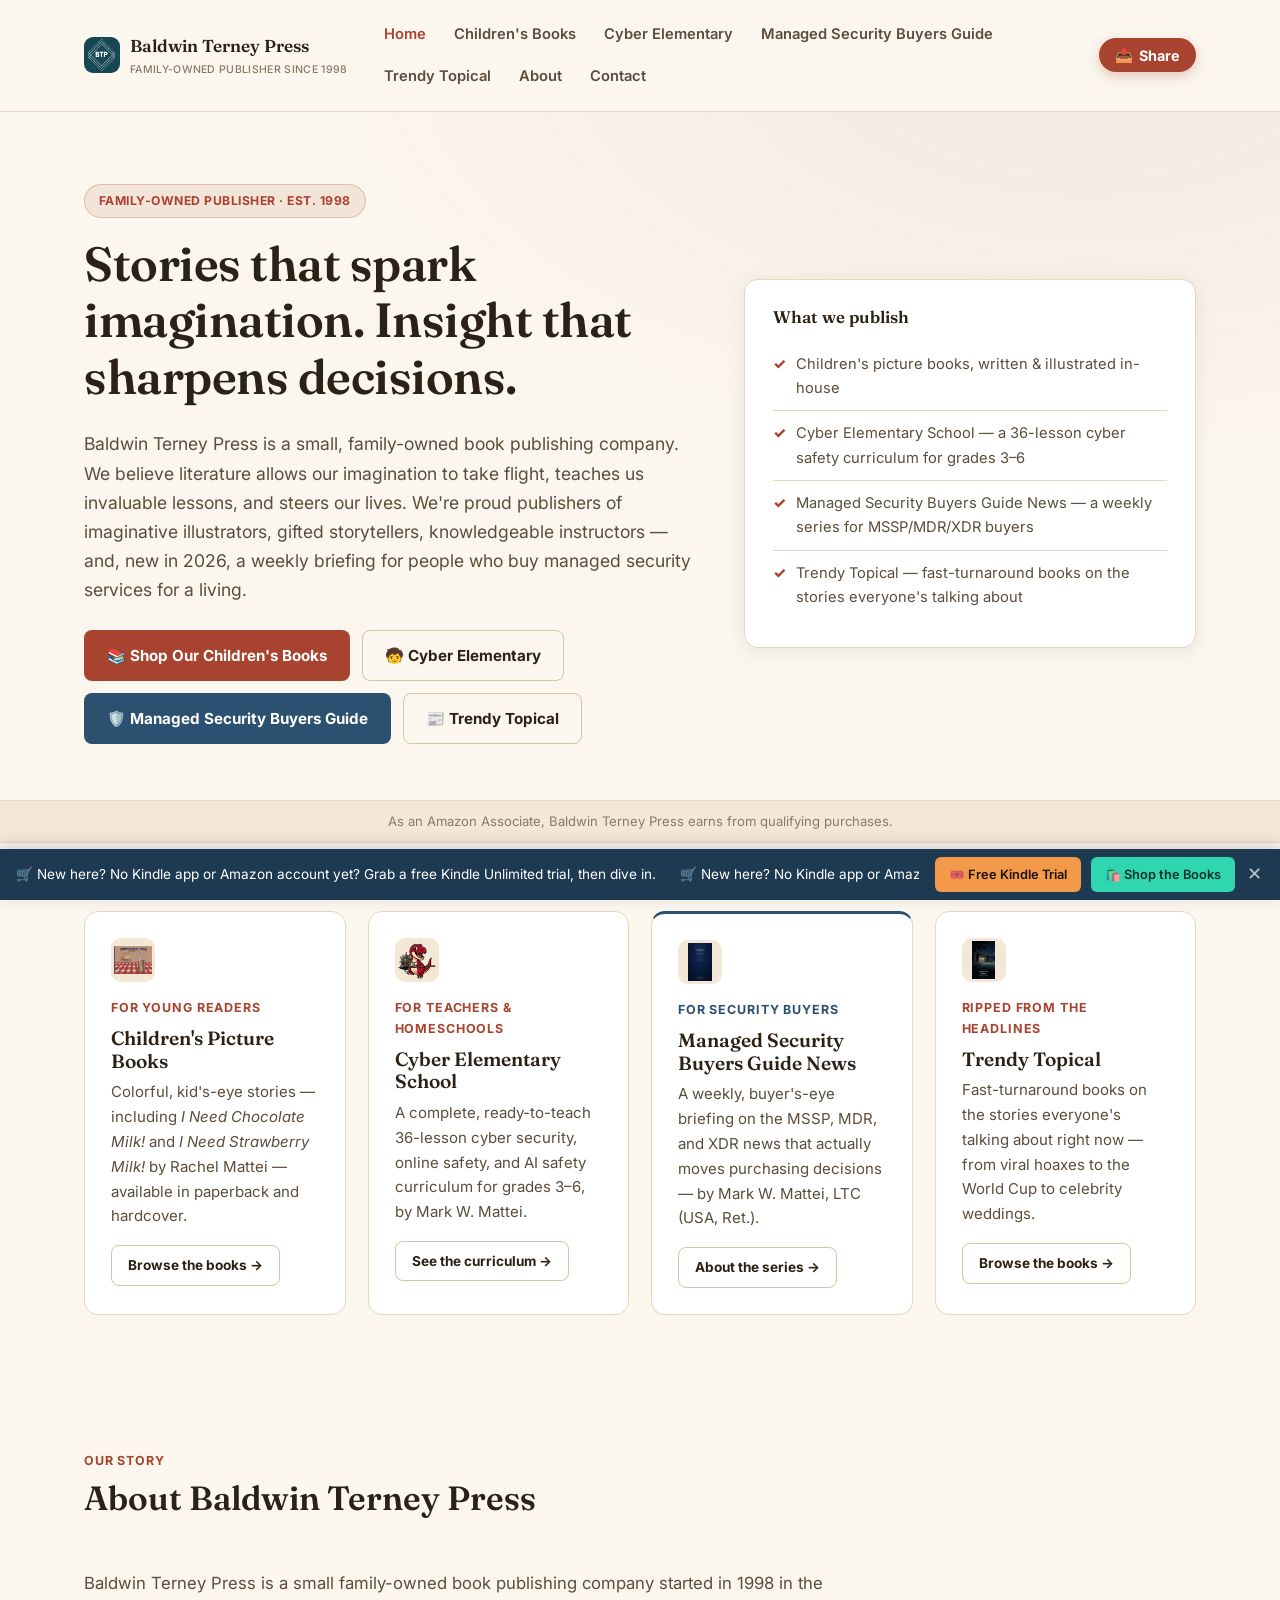
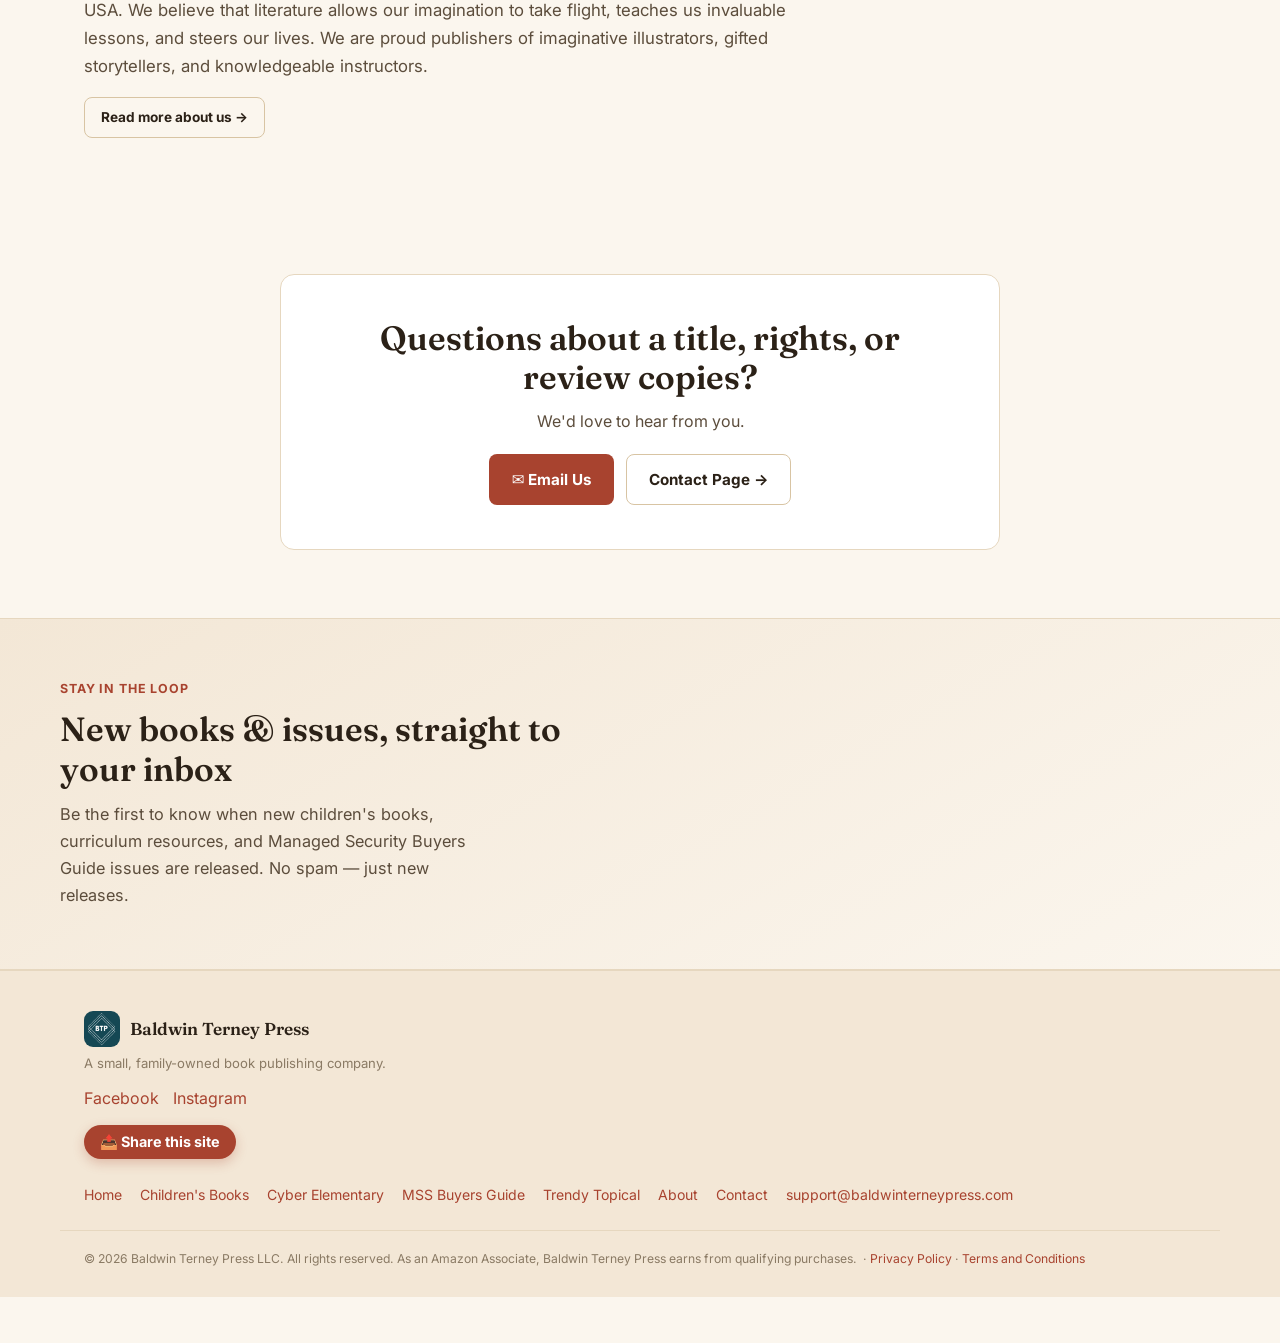
<file: index.html>
<!DOCTYPE html>
<html lang="en">
<head>
<meta charset="UTF-8" />
<meta name="viewport" content="width=device-width, initial-scale=1.0" />
<title>Baldwin Terney Press — Family-Owned Book Publisher</title>
<meta name="description" content="Baldwin Terney Press publishes children's picture books and the Managed Security Buyers Guide News series for MSSP, MDR, and XDR buyers." />
<link rel="canonical" href="https://baldwinterneypress.com/" />
<!-- SOCIAL-TAGS:START (generated by tools/add-social-tags.js) -->
<meta property="og:type" content="website" />
<meta property="og:site_name" content="Baldwin Terney Press" />
<meta property="og:title" content="Baldwin Terney Press — Family-Owned Book Publisher" />
<meta property="og:description" content="Baldwin Terney Press publishes children's picture books and the Managed Security Buyers Guide News series for MSSP, MDR, and XDR buyers." />
<meta property="og:url" content="https://baldwinterneypress.com/" />
<meta property="og:image" content="https://baldwinterneypress.com/assets/images/social/share-card.png" />
<meta property="og:image:width" content="1200" />
<meta property="og:image:height" content="630" />
<meta property="og:image:alt" content="Baldwin Terney Press — children's books, Cyber Elementary and the Managed Security Buyers Guide" />
<meta name="twitter:card" content="summary_large_image" />
<meta name="twitter:title" content="Baldwin Terney Press — Family-Owned Book Publisher" />
<meta name="twitter:description" content="Baldwin Terney Press publishes children's picture books and the Managed Security Buyers Guide News series for MSSP, MDR, and XDR buyers." />
<meta name="twitter:image" content="https://baldwinterneypress.com/assets/images/social/share-card.png" />
<!-- SOCIAL-TAGS:END -->
<link rel="icon" type="image/png" href="assets/images/brand/favicon-32.png" />
<link rel="apple-touch-icon" href="assets/images/brand/apple-touch-icon.png" />
<link rel="preconnect" href="https://fonts.googleapis.com">
<link href="https://fonts.googleapis.com/css2?family=Fraunces:wght@500;600;700&family=Inter:wght@400;500;600;700&display=swap" rel="stylesheet">
<link rel="stylesheet" href="assets/css/style.css" />
</head>
<body>
<a class="skip-link" href="#main">Skip to content</a>

<header class="site-header" id="site-header"></header>

<main id="main">

  <section class="hero">
    <div class="hero-inner">
      <div>
        <span class="hero-badge">Family-Owned Publisher · Est. 1998</span>
        <h1>Stories that spark imagination. Insight that sharpens decisions.</h1>
        <p class="lead">
          Baldwin Terney Press is a small, family-owned book publishing company.
          We believe literature allows our imagination to take flight, teaches us
          invaluable lessons, and steers our lives. We're proud publishers of
          imaginative illustrators, gifted storytellers, knowledgeable instructors —
          and, new in 2026, a weekly briefing for people who buy managed security
          services for a living.
        </p>
        <div class="hero-cta">
          <a class="btn btn-primary" href="books.html">📚 Shop Our Children's Books</a>
          <a class="btn btn-outline" href="cyber-elementary.html">🧒 Cyber Elementary</a>
          <a class="btn btn-biz" href="managed-security-buyers.html">🛡️ Managed Security Buyers Guide</a>
          <a class="btn btn-outline" href="trendy-topical.html">📰 Trendy Topical</a>
        </div>
      </div>
      <div class="hero-panel">
        <h3>What we publish</h3>
        <ul>
          <li>Children's picture books, written &amp; illustrated in-house</li>
          <li>Cyber Elementary School — a 36-lesson cyber safety curriculum for grades 3–6</li>
          <li>Managed Security Buyers Guide News — a weekly series for MSSP/MDR/XDR buyers</li>
          <li>Trendy Topical — fast-turnaround books on the stories everyone's talking about</li>
        </ul>
      </div>
    </div>
  </section>

  <div class="disclosure-banner">As an Amazon Associate, Baldwin Terney Press earns from qualifying purchases.</div>

  <!-- Four lines of business, side by side -->
  <section class="section">
    <div class="grid-4">

      <div class="card">
        <div class="icon icon-img"><img src="assets/images/books/i-need-chocolate-milk-cover.jpg" alt="" onerror="this.parentElement.outerHTML='<div class=&quot;icon&quot;>📖</div>'" /></div>
        <div class="eyebrow">For Young Readers</div>
        <h3>Children's Picture Books</h3>
        <p>Colorful, kid's-eye stories — including <em>I Need Chocolate Milk!</em> and <em>I Need Strawberry Milk!</em> by Rachel Mattei — available in paperback and hardcover.</p>
        <div class="card-actions" style="margin-top:16px;">
          <a class="btn btn-outline btn-sm" href="books.html">Browse the books →</a>
        </div>
      </div>

      <div class="card">
        <div class="icon icon-img"><img src="assets/images/mascot/choco.png" alt="" onerror="this.parentElement.outerHTML='<div class=&quot;icon&quot;>🧒</div>'" /></div>
        <div class="eyebrow">For Teachers &amp; Homeschools</div>
        <h3>Cyber Elementary School</h3>
        <p>A complete, ready-to-teach 36-lesson cyber security, online safety, and AI safety curriculum for grades 3–6, by Mark W. Mattei.</p>
        <div class="card-actions" style="margin-top:16px;">
          <a class="btn btn-outline btn-sm" href="cyber-elementary.html">See the curriculum →</a>
        </div>
      </div>

      <div class="card" style="border-top:3px solid var(--biz);">
        <div class="icon icon-img"><img src="assets/images/books/msbg-news-issue-1-cover.jpg" alt="" onerror="this.parentElement.outerHTML='<div class=&quot;icon&quot; style=&quot;background:var(--biz-dim);&quot;>🛡️</div>'" /></div>
        <div class="eyebrow biz">For Security Buyers</div>
        <h3>Managed Security Buyers Guide News</h3>
        <p>A weekly, buyer's-eye briefing on the MSSP, MDR, and XDR news that actually moves purchasing decisions — by Mark W. Mattei, LTC (USA, Ret.).</p>
        <div class="card-actions" style="margin-top:16px;">
          <a class="btn btn-outline btn-sm" href="managed-security-buyers.html">About the series →</a>
        </div>
      </div>

      <div class="card">
        <div class="icon icon-img"><img src="assets/images/books/manufactured-monsters-cover.jpg" alt="" onerror="this.parentElement.outerHTML='<div class=&quot;icon&quot;>📰</div>'" /></div>
        <div class="eyebrow">Ripped From the Headlines</div>
        <h3>Trendy Topical</h3>
        <p>Fast-turnaround books on the stories everyone's talking about right now — from viral hoaxes to the World Cup to celebrity weddings.</p>
        <div class="card-actions" style="margin-top:16px;">
          <a class="btn btn-outline btn-sm" href="trendy-topical.html">Browse the books →</a>
        </div>
      </div>

    </div>
  </section>

  <!-- About Us -->
  <section class="section">
    <div class="section-head">
      <div>
        <div class="eyebrow">Our Story</div>
        <h2>About Baldwin Terney Press</h2>
      </div>
    </div>
    <p style="max-width:70ch; font-size:1.05rem;">
      Baldwin Terney Press is a small family-owned book publishing company started in 1998
      in the USA. We believe that literature allows our imagination to take flight, teaches
      us invaluable lessons, and steers our lives. We are proud publishers of imaginative
      illustrators, gifted storytellers, and knowledgeable instructors.
    </p>
    <a class="btn btn-outline btn-sm" href="about.html">Read more about us →</a>
  </section>

  <!-- Contact -->
  <section class="section" id="contact">
    <div class="contact-box">
      <h2>Questions about a title, rights, or review copies?</h2>
      <p>We'd love to hear from you.</p>
      <div class="contact-methods">
        <a class="btn btn-primary" data-contact-email="href" href="#">✉️ Email Us</a>
        <a class="btn btn-outline" href="contact.html">Contact Page →</a>
      </div>
    </div>
  </section>

</main>

<footer class="site-footer" id="site-footer"></footer>

<script src="assets/js/config.js"></script>
<script src="assets/js/main.js"></script>
</body>
</html>
</file>
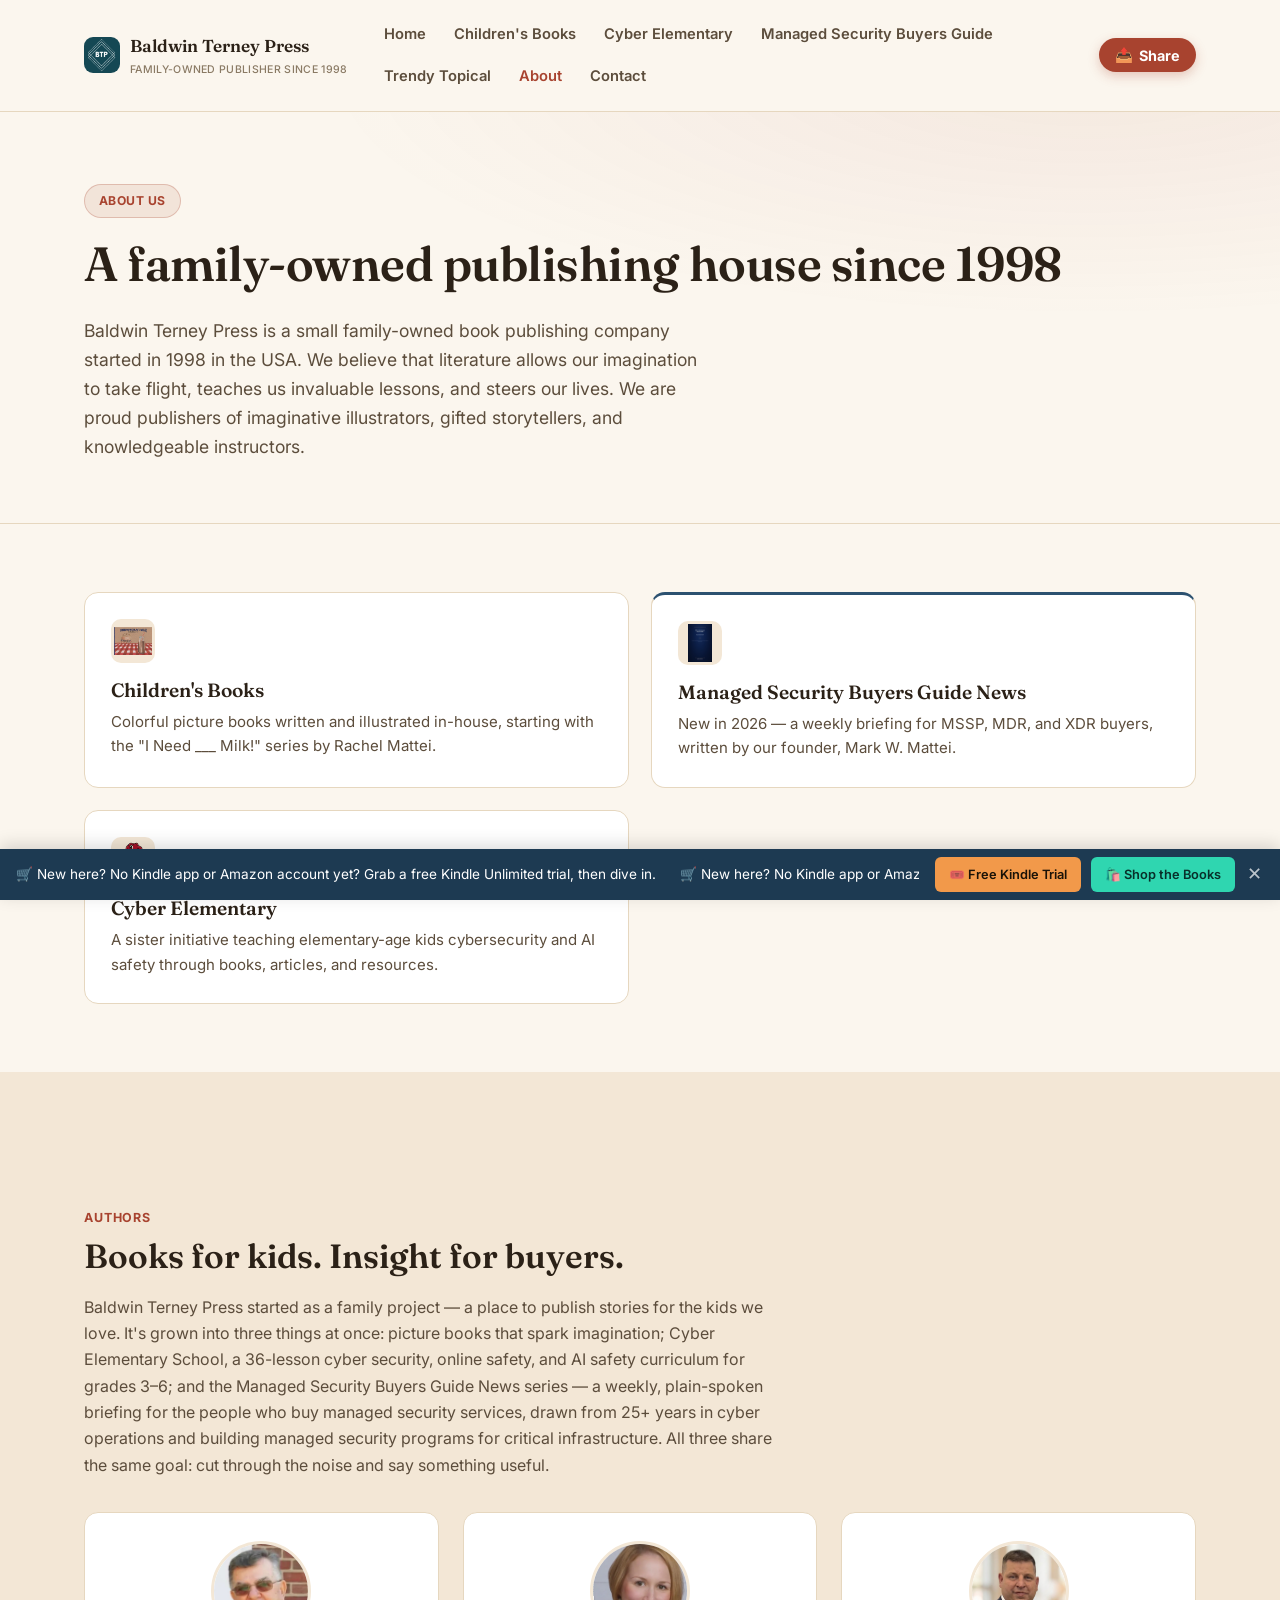
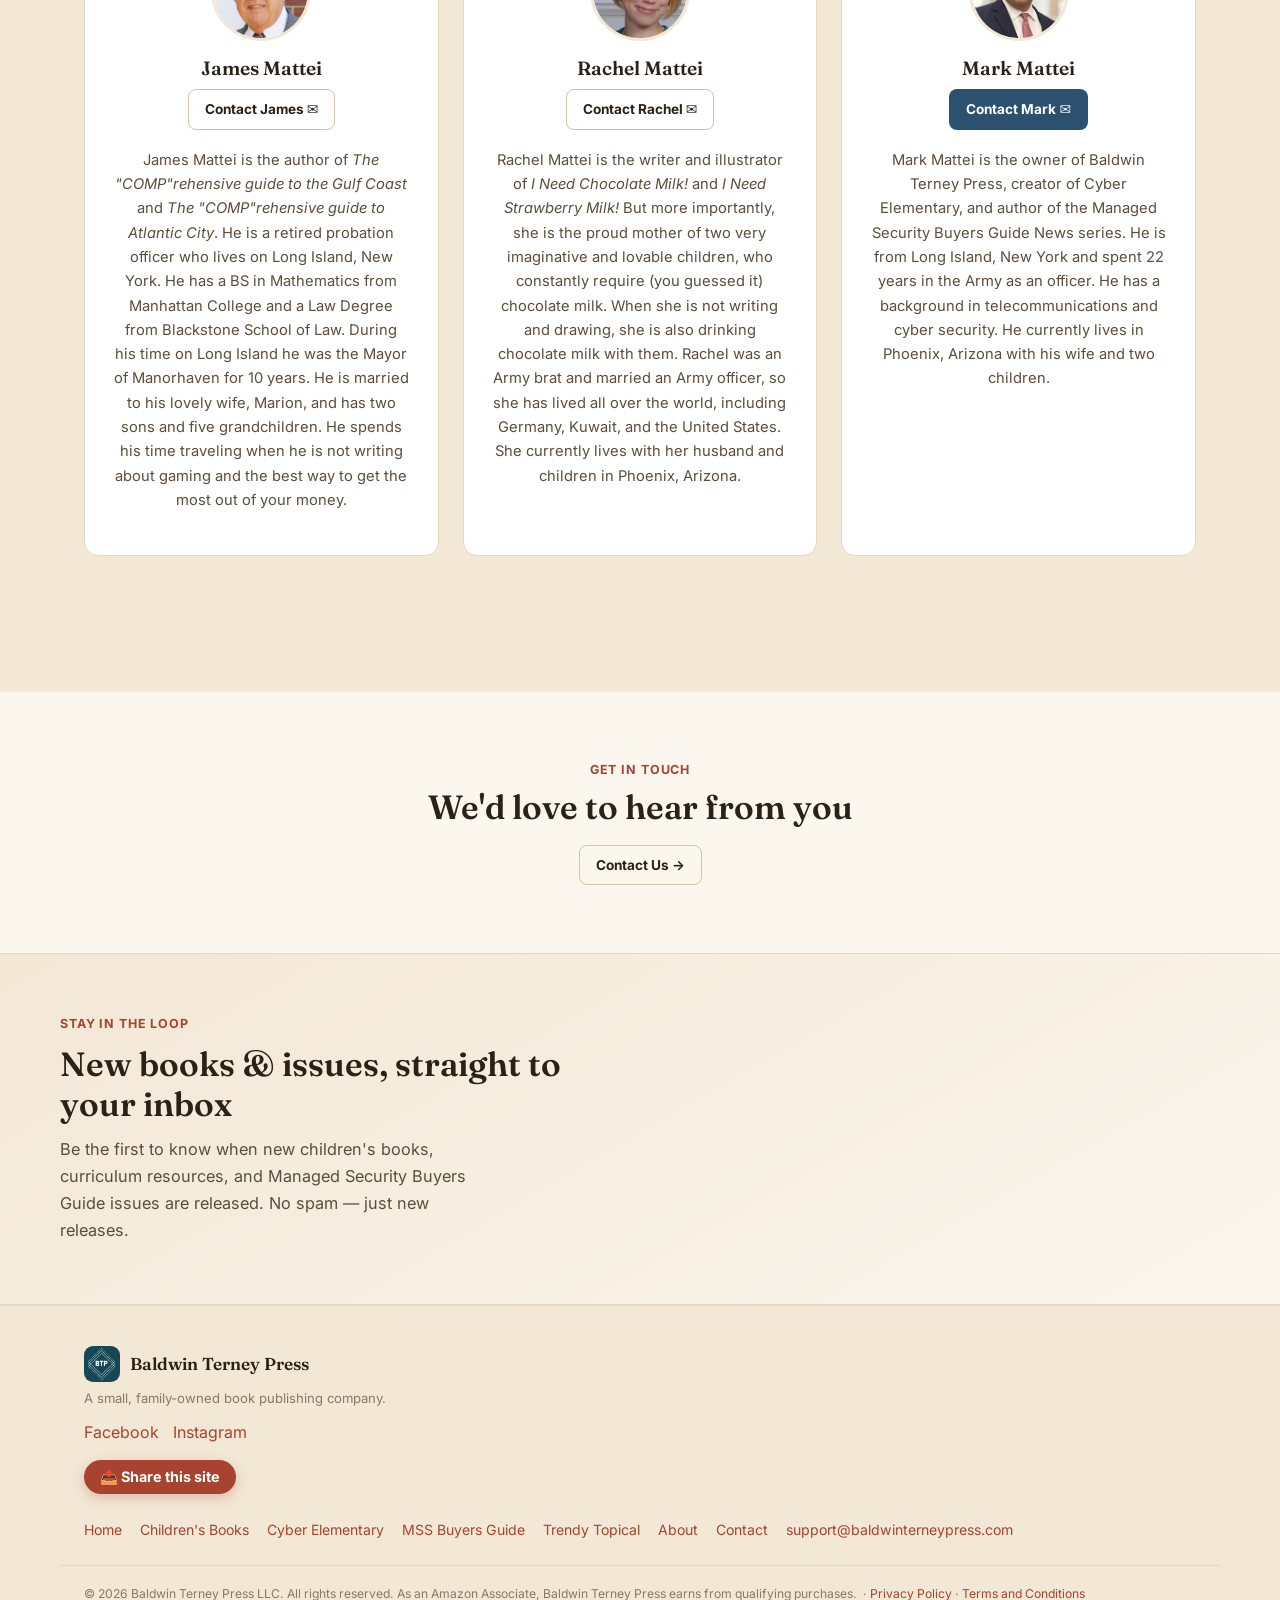
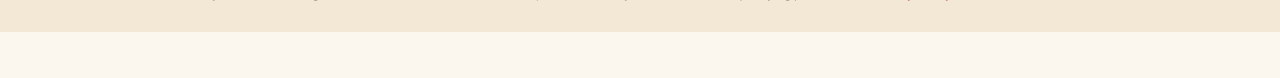
<file: about.html>
<!DOCTYPE html>
<html lang="en">
<head>
<meta charset="UTF-8" />
<meta name="viewport" content="width=device-width, initial-scale=1.0" />
<title>About — Baldwin Terney Press</title>
<meta name="description" content="Baldwin Terney Press is a small, family-owned book publishing company based in Mesa, Arizona." />
<link rel="canonical" href="https://baldwinterneypress.com/about.html" />
<!-- SOCIAL-TAGS:START (generated by tools/add-social-tags.js) -->
<meta property="og:type" content="website" />
<meta property="og:site_name" content="Baldwin Terney Press" />
<meta property="og:title" content="About — Baldwin Terney Press" />
<meta property="og:description" content="Baldwin Terney Press is a small, family-owned book publishing company based in Mesa, Arizona." />
<meta property="og:url" content="https://baldwinterneypress.com/about.html" />
<meta property="og:image" content="https://baldwinterneypress.com/assets/images/social/share-card.png" />
<meta property="og:image:width" content="1200" />
<meta property="og:image:height" content="630" />
<meta property="og:image:alt" content="Baldwin Terney Press — children's books, Cyber Elementary and the Managed Security Buyers Guide" />
<meta name="twitter:card" content="summary_large_image" />
<meta name="twitter:title" content="About — Baldwin Terney Press" />
<meta name="twitter:description" content="Baldwin Terney Press is a small, family-owned book publishing company based in Mesa, Arizona." />
<meta name="twitter:image" content="https://baldwinterneypress.com/assets/images/social/share-card.png" />
<!-- SOCIAL-TAGS:END -->
<link rel="icon" type="image/png" href="assets/images/brand/favicon-32.png" />
<link rel="apple-touch-icon" href="assets/images/brand/apple-touch-icon.png" />
<link rel="preconnect" href="https://fonts.googleapis.com">
<link href="https://fonts.googleapis.com/css2?family=Fraunces:wght@500;600;700&family=Inter:wght@400;500;600;700&display=swap" rel="stylesheet">
<link rel="stylesheet" href="assets/css/style.css" />
</head>
<body>
<a class="skip-link" href="#main">Skip to content</a>
<header class="site-header" id="site-header"></header>

<main id="main">

  <section class="hero" style="padding-bottom:44px;">
    <div class="wrap">
      <span class="hero-badge">About Us</span>
      <h1>A family-owned publishing house since 1998</h1>
      <p class="lead">
        Baldwin Terney Press is a small family-owned book publishing company started in
        1998 in the USA. We believe that literature allows our imagination to take
        flight, teaches us invaluable lessons, and steers our lives. We are proud
        publishers of imaginative illustrators, gifted storytellers, and knowledgeable
        instructors.
      </p>
    </div>
  </section>

  <section class="section">
    <div class="grid-2">
      <div class="card">
        <div class="icon icon-img"><img src="assets/images/books/i-need-chocolate-milk-cover.jpg" alt="" onerror="this.parentElement.outerHTML='<div class=&quot;icon&quot;>📖</div>'" /></div>
        <h3>Children's Books</h3>
        <p>Colorful picture books written and illustrated in-house, starting with the "I Need ___ Milk!" series by Rachel Mattei.</p>
      </div>
      <div class="card" style="border-top:3px solid var(--biz);">
        <div class="icon icon-img"><img src="assets/images/books/msbg-news-issue-1-cover.jpg" alt="" onerror="this.parentElement.outerHTML='<div class=&quot;icon&quot; style=&quot;background:var(--biz-dim);&quot;>🛡️</div>'" /></div>
        <h3>Managed Security Buyers Guide News</h3>
        <p>New in 2026 — a weekly briefing for MSSP, MDR, and XDR buyers, written by our founder, Mark W. Mattei.</p>
      </div>
      <div class="card">
        <div class="icon icon-img"><img src="assets/images/mascot/choco.png" alt="" onerror="this.parentElement.outerHTML='<div class=&quot;icon&quot;>🧒</div>'" /></div>
        <h3>Cyber Elementary</h3>
        <p>A sister initiative teaching elementary-age kids cybersecurity and AI safety through books, articles, and resources.</p>
      </div>
    </div>
  </section>

  <!-- Founder note -->
  <section class="section alt">
    <div class="wrap">
      <div class="section-head">
        <div>
          <div class="eyebrow">Authors</div>
          <h2>Books for kids. Insight for buyers.</h2>
          <p style="max-width:70ch;">
            Baldwin Terney Press started as a family project — a place to publish stories
            for the kids we love. It's grown into three things at once: picture books that
            spark imagination; Cyber Elementary School, a 36-lesson cyber security, online
            safety, and AI safety curriculum for grades 3–6; and the Managed Security
            Buyers Guide News series — a weekly, plain-spoken briefing for the people who
            buy managed security services, drawn from 25+ years in cyber operations and
            building managed security programs for critical infrastructure. All three
            share the same goal: cut through the noise and say something useful.
          </p>
        </div>
      </div>

      <div class="author-grid">
        <div class="bio-card">
          <div class="bio-avatar"><img src="assets/images/site/james-mattei-headshot.jpg" alt="James Mattei" onerror="this.parentElement.outerHTML='<div class=&quot;bio-avatar&quot; style=&quot;display:flex;align-items:center;justify-content:center;font-size:2rem;background:var(--bg-alt);&quot;>🖋️</div>'" /></div>
          <h3>James Mattei</h3>
          <a class="btn btn-outline btn-sm" href="mailto:james@baldwinterneypress.com" style="margin-bottom:12px;">Contact James ✉</a>
          <p>James Mattei is the author of <em>The "COMP"rehensive guide to the Gulf Coast</em> and <em>The "COMP"rehensive guide to Atlantic City</em>. He is a retired probation officer who lives on Long Island, New York. He has a BS in Mathematics from Manhattan College and a Law Degree from Blackstone School of Law. During his time on Long Island he was the Mayor of Manorhaven for 10 years. He is married to his lovely wife, Marion, and has two sons and five grandchildren. He spends his time traveling when he is not writing about gaming and the best way to get the most out of your money.</p>
        </div>
        <div class="bio-card">
          <div class="bio-avatar"><img src="assets/images/site/rachel-mattei-headshot.jpg" alt="Rachel Mattei" onerror="this.parentElement.outerHTML='<div class=&quot;bio-avatar&quot; style=&quot;display:flex;align-items:center;justify-content:center;font-size:2rem;background:var(--bg-alt);&quot;>🖋️</div>'" /></div>
          <h3>Rachel Mattei</h3>
          <a class="btn btn-outline btn-sm" href="mailto:rachel@baldwinterneypress.com" style="margin-bottom:12px;">Contact Rachel ✉</a>
          <p>Rachel Mattei is the writer and illustrator of <em>I Need Chocolate Milk!</em> and <em>I Need Strawberry Milk!</em> But more importantly, she is the proud mother of two very imaginative and lovable children, who constantly require (you guessed it) chocolate milk. When she is not writing and drawing, she is also drinking chocolate milk with them. Rachel was an Army brat and married an Army officer, so she has lived all over the world, including Germany, Kuwait, and the United States. She currently lives with her husband and children in Phoenix, Arizona.</p>
        </div>
        <div class="bio-card">
          <div class="bio-avatar"><img src="assets/images/site/mark-mattei-headshot.jpg" alt="Mark W. Mattei" onerror="this.parentElement.outerHTML='<div class=&quot;bio-avatar&quot; style=&quot;display:flex;align-items:center;justify-content:center;font-size:2rem;background:var(--bg-alt);&quot;>🖋️</div>'" /></div>
          <h3>Mark Mattei</h3>
          <a class="btn btn-biz btn-sm" href="mailto:mark@baldwinterneypress.com" style="margin-bottom:12px;">Contact Mark ✉</a>
          <p>Mark Mattei is the owner of Baldwin Terney Press, creator of Cyber Elementary, and author of the Managed Security Buyers Guide News series. He is from Long Island, New York and spent 22 years in the Army as an officer. He has a background in telecommunications and cyber security. He currently lives in Phoenix, Arizona with his wife and two children.</p>
        </div>
      </div>
    </div>
  </section>

  <section class="section text-center">
    <div class="eyebrow">Get In Touch</div>
    <h2>We'd love to hear from you</h2>
    <a class="btn btn-outline btn-sm" href="contact.html">Contact Us →</a>
  </section>

</main>

<footer class="site-footer" id="site-footer"></footer>

<script src="assets/js/config.js"></script>
<script src="assets/js/main.js"></script>
</body>
</html>
</file>
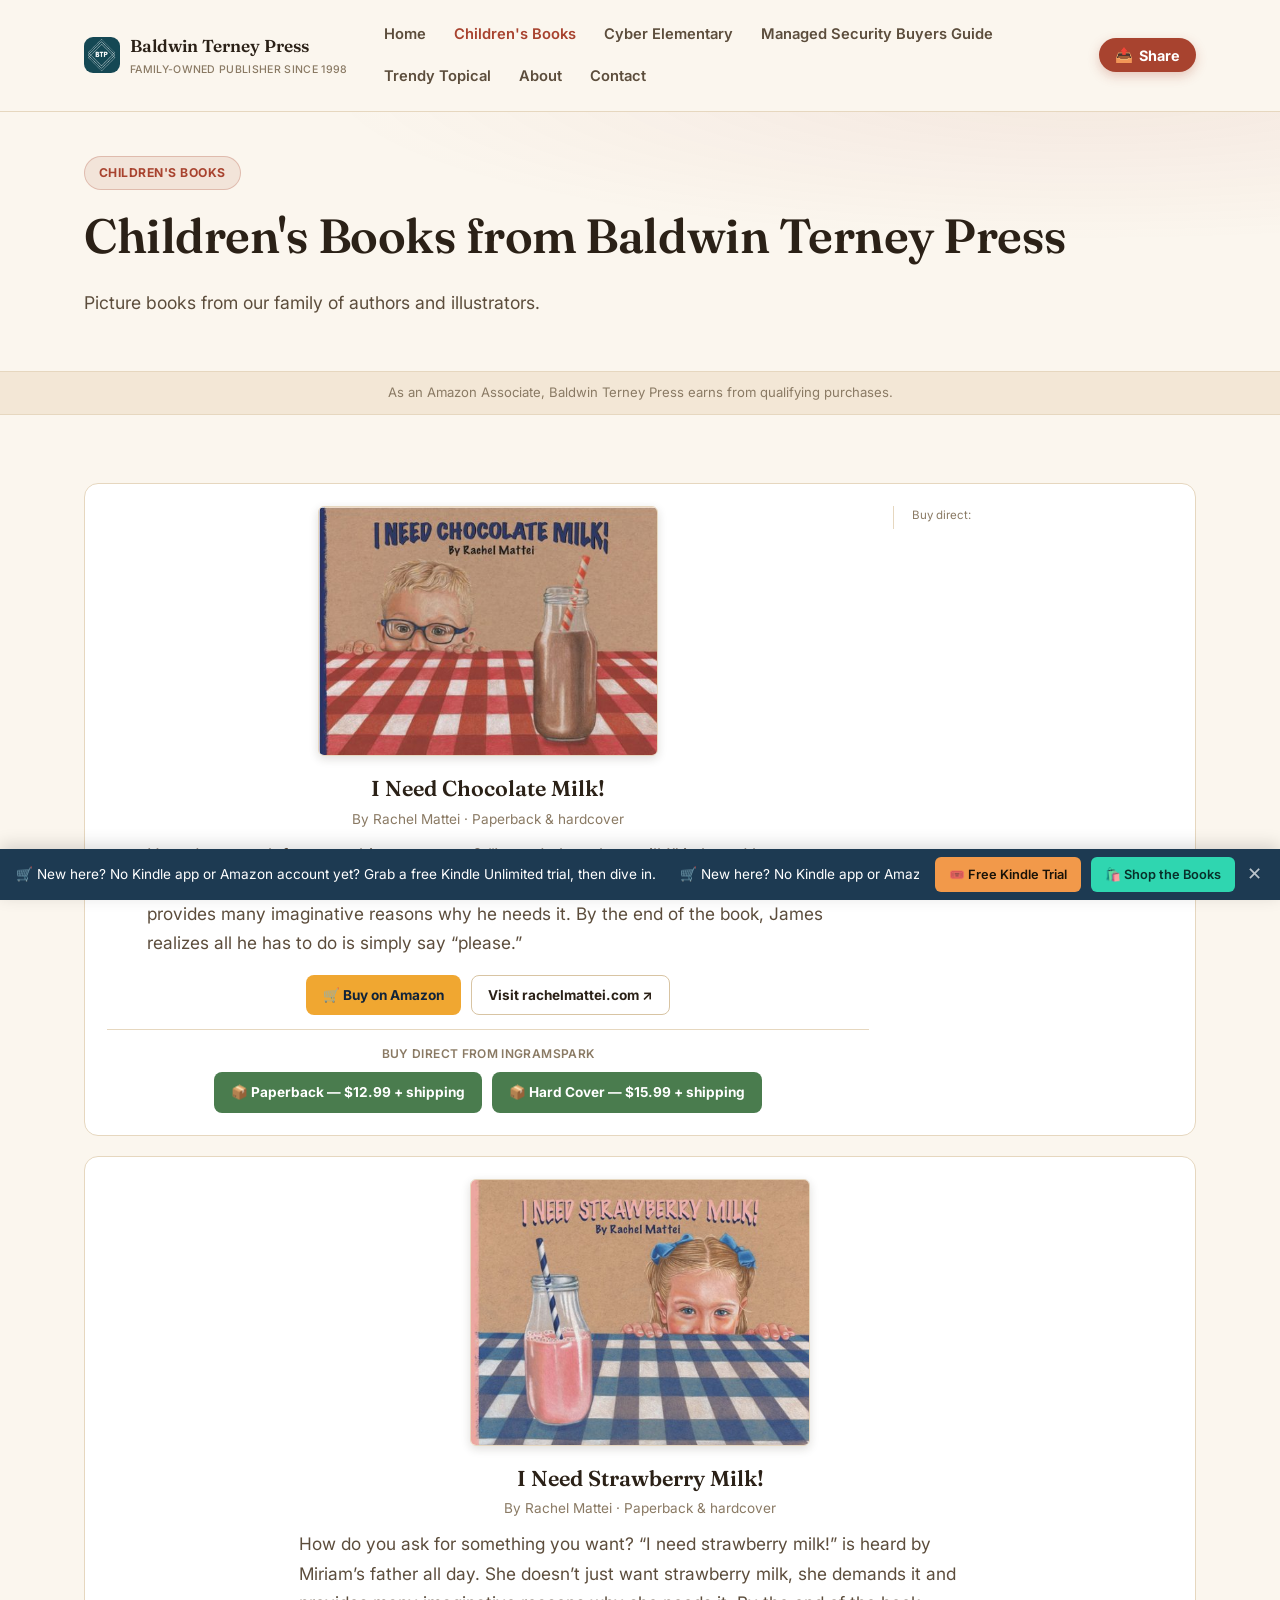
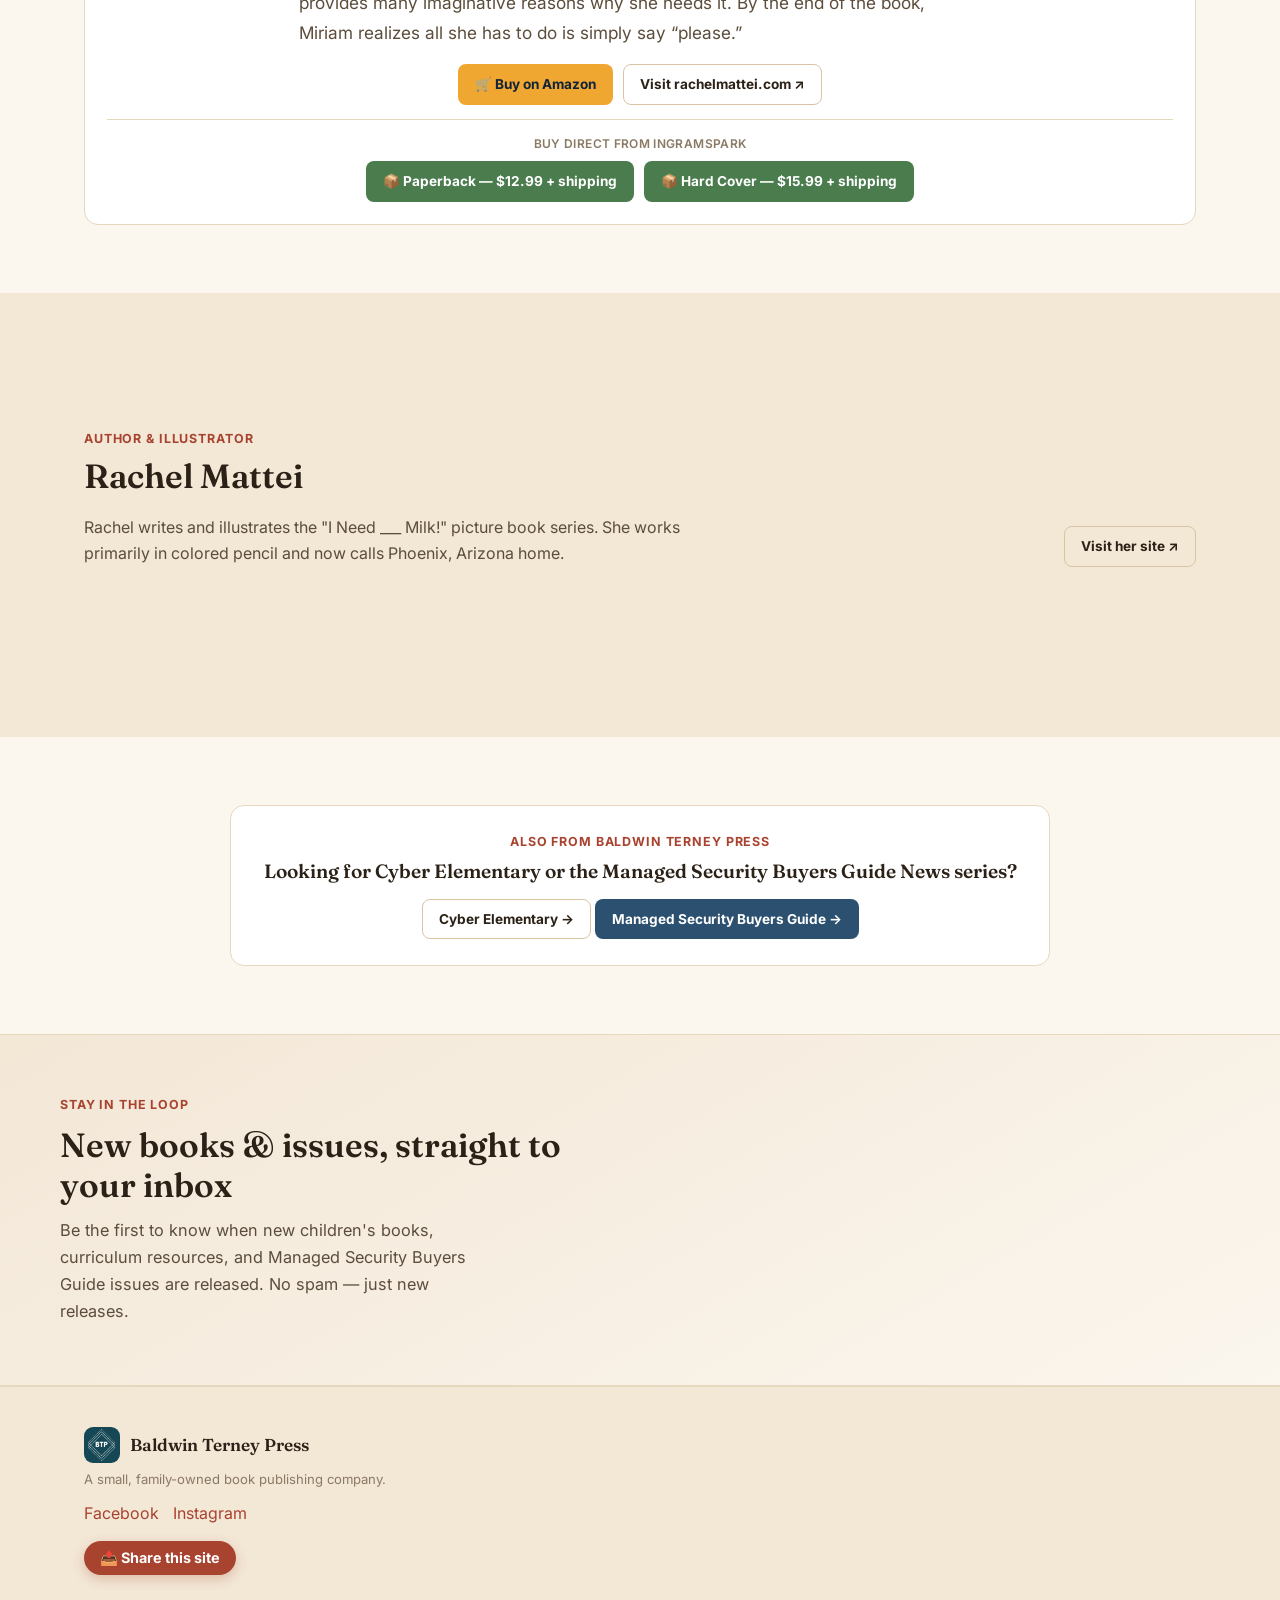
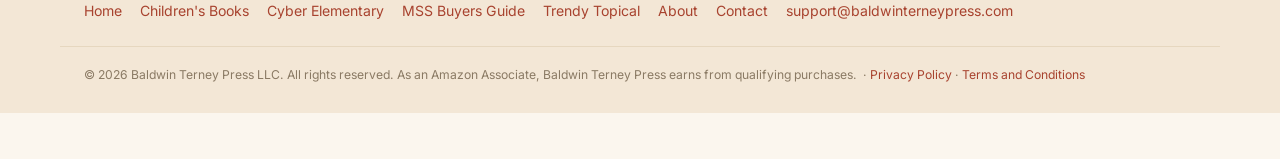
<file: books.html>
<!DOCTYPE html>
<html lang="en">
<head>
<meta charset="UTF-8" />
<meta name="viewport" content="width=device-width, initial-scale=1.0" />
<title>Children's Books — Baldwin Terney Press</title>
<meta name="description" content="Children's picture books from Baldwin Terney Press, with links to buy on Amazon." />
<link rel="canonical" href="https://baldwinterneypress.com/books.html" />
<!-- SOCIAL-TAGS:START (generated by tools/add-social-tags.js) -->
<meta property="og:type" content="website" />
<meta property="og:site_name" content="Baldwin Terney Press" />
<meta property="og:title" content="Children's Books — Baldwin Terney Press" />
<meta property="og:description" content="Children's picture books from Baldwin Terney Press, with links to buy on Amazon." />
<meta property="og:url" content="https://baldwinterneypress.com/books.html" />
<meta property="og:image" content="https://baldwinterneypress.com/assets/images/social/share-card.png" />
<meta property="og:image:width" content="1200" />
<meta property="og:image:height" content="630" />
<meta property="og:image:alt" content="Baldwin Terney Press — children's books, Cyber Elementary and the Managed Security Buyers Guide" />
<meta name="twitter:card" content="summary_large_image" />
<meta name="twitter:title" content="Children's Books — Baldwin Terney Press" />
<meta name="twitter:description" content="Children's picture books from Baldwin Terney Press, with links to buy on Amazon." />
<meta name="twitter:image" content="https://baldwinterneypress.com/assets/images/social/share-card.png" />
<!-- SOCIAL-TAGS:END -->
<link rel="icon" type="image/png" href="assets/images/brand/favicon-32.png" />
<link rel="apple-touch-icon" href="assets/images/brand/apple-touch-icon.png" />
<link rel="preconnect" href="https://fonts.googleapis.com">
<link href="https://fonts.googleapis.com/css2?family=Fraunces:wght@500;600;700&family=Inter:wght@400;500;600;700&display=swap" rel="stylesheet">
<link rel="stylesheet" href="assets/css/style.css" />
<!-- PayPal JS SDK — needed on this page because I Need Chocolate Milk! has
     a real PayPal "Buy Now" button (see assets/js/data/books.js). The
     client-id below is Baldwin Terney Press's PayPal hosted-buttons client
     ID — it's meant to be public (it's not a secret key), same as any
     "shop now" button embedded on a website. -->
<script src="https://www.paypal.com/sdk/js?client-id=BAADF824pMtK9opP6HHH7-YBH0el-MNiiAaynRjFOg6E6r8VuFoKnUL6qvhpcn8KgaJIkzj0kLsF7wGRuA&components=hosted-buttons&enable-funding=venmo&currency=USD"></script>
</head>
<body>
<a class="skip-link" href="#main">Skip to content</a>
<header class="site-header" id="site-header"></header>

<main id="main">
  <section class="hero" style="padding:44px 0 36px;">
    <div class="wrap">
      <span class="hero-badge">Children's Books</span>
      <h1>Children's Books from Baldwin Terney Press</h1>
      <p class="lead">Picture books from our family of authors and illustrators.</p>
    </div>
  </section>

  <div class="disclosure-banner">As an Amazon Associate, Baldwin Terney Press earns from qualifying purchases.</div>

  <section class="section">
    <div class="book-grid" id="books-grid"></div>
  </section>

  <!-- About the illustrator -->
  <section class="section alt">
    <div class="wrap">
      <div class="section-head">
        <div>
          <div class="eyebrow">Author &amp; Illustrator</div>
          <h2>Rachel Mattei</h2>
          <p>Rachel writes and illustrates the "I Need ___ Milk!" picture book series. She works primarily in colored pencil and now calls Phoenix, Arizona home.</p>
        </div>
        <a class="btn btn-outline btn-sm" href="https://rachelmattei.com" target="_blank" rel="noopener">Visit her site ↗</a>
      </div>
    </div>
  </section>

  <!-- Cross-link to the other two lines of business -->
  <section class="section">
    <div class="card" style="max-width:820px; margin:0 auto; text-align:center;">
      <div class="eyebrow">Also From Baldwin Terney Press</div>
      <h3>Looking for Cyber Elementary or the Managed Security Buyers Guide News series?</h3>
      <div class="card-actions" style="justify-content:center; margin-top:16px;">
        <a class="btn btn-outline btn-sm" href="cyber-elementary.html">Cyber Elementary →</a>
        <a class="btn btn-biz btn-sm" href="managed-security-buyers.html">Managed Security Buyers Guide →</a>
      </div>
    </div>
  </section>
</main>

<footer class="site-footer" id="site-footer"></footer>

<script src="assets/js/config.js"></script>
<script src="assets/js/data/books.js"></script>
<script src="assets/js/main.js"></script>
</body>
</html>
</file>
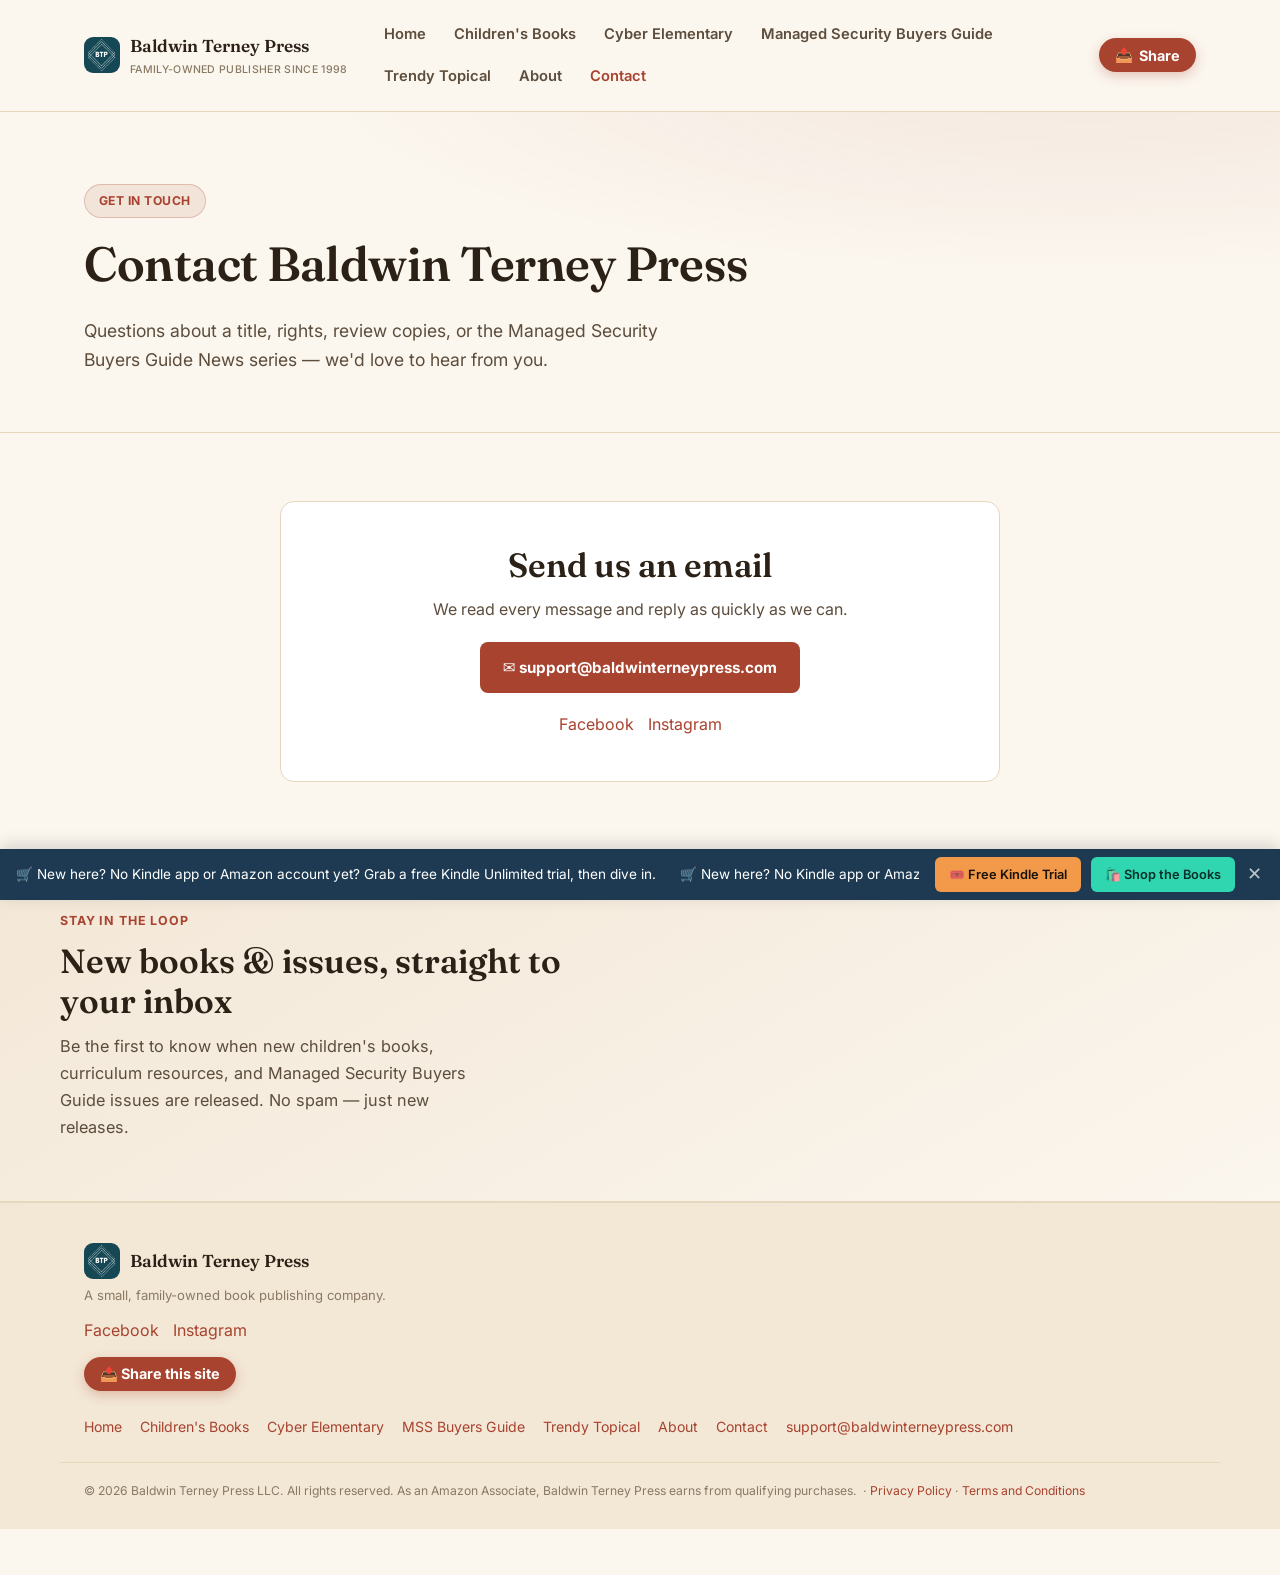
<file: contact.html>
<!DOCTYPE html>
<html lang="en">
<head>
<meta charset="UTF-8" />
<meta name="viewport" content="width=device-width, initial-scale=1.0" />
<title>Contact — Baldwin Terney Press</title>
<meta name="description" content="Get in touch with Baldwin Terney Press." />
<link rel="canonical" href="https://baldwinterneypress.com/contact.html" />
<!-- SOCIAL-TAGS:START (generated by tools/add-social-tags.js) -->
<meta property="og:type" content="website" />
<meta property="og:site_name" content="Baldwin Terney Press" />
<meta property="og:title" content="Contact — Baldwin Terney Press" />
<meta property="og:description" content="Get in touch with Baldwin Terney Press." />
<meta property="og:url" content="https://baldwinterneypress.com/contact.html" />
<meta property="og:image" content="https://baldwinterneypress.com/assets/images/social/share-card.png" />
<meta property="og:image:width" content="1200" />
<meta property="og:image:height" content="630" />
<meta property="og:image:alt" content="Baldwin Terney Press — children's books, Cyber Elementary and the Managed Security Buyers Guide" />
<meta name="twitter:card" content="summary_large_image" />
<meta name="twitter:title" content="Contact — Baldwin Terney Press" />
<meta name="twitter:description" content="Get in touch with Baldwin Terney Press." />
<meta name="twitter:image" content="https://baldwinterneypress.com/assets/images/social/share-card.png" />
<!-- SOCIAL-TAGS:END -->
<link rel="icon" type="image/png" href="assets/images/brand/favicon-32.png" />
<link rel="apple-touch-icon" href="assets/images/brand/apple-touch-icon.png" />
<link rel="preconnect" href="https://fonts.googleapis.com">
<link href="https://fonts.googleapis.com/css2?family=Fraunces:wght@500;600;700&family=Inter:wght@400;500;600;700&display=swap" rel="stylesheet">
<link rel="stylesheet" href="assets/css/style.css" />
</head>
<body>
<a class="skip-link" href="#main">Skip to content</a>
<header class="site-header" id="site-header"></header>

<main id="main">
  <section class="hero" style="padding-bottom:40px;">
    <div class="wrap">
      <span class="hero-badge">Get in Touch</span>
      <h1>Contact Baldwin Terney Press</h1>
      <p class="lead">Questions about a title, rights, review copies, or the Managed Security Buyers Guide News series — we'd love to hear from you.</p>
    </div>
  </section>

  <section class="section">
    <div class="contact-box">
      <h2>Send us an email</h2>
      <p>We read every message and reply as quickly as we can.</p>
      <div class="contact-methods">
        <a class="btn btn-primary" data-contact-email="href" href="#"><span data-contact-email="text">✉️ Email Us</span></a>
      </div>
      <div class="footer-social" style="justify-content:center; margin-top:18px;">
        <a href="https://www.facebook.com/baldwin.terneypress" target="_blank" rel="noopener">Facebook</a>
        <a href="https://www.instagram.com/baldwinterneypress/" target="_blank" rel="noopener">Instagram</a>
      </div>
    </div>
  </section>
</main>

<footer class="site-footer" id="site-footer"></footer>

<script src="assets/js/config.js"></script>
<script src="assets/js/main.js"></script>
<script>
  document.addEventListener("DOMContentLoaded", () => {
    document.querySelectorAll('[data-contact-email="text"]').forEach((el) => {
      el.textContent = "✉️ " + SITE_CONFIG.contactEmail;
    });
  });
</script>
</body>
</html>
</file>
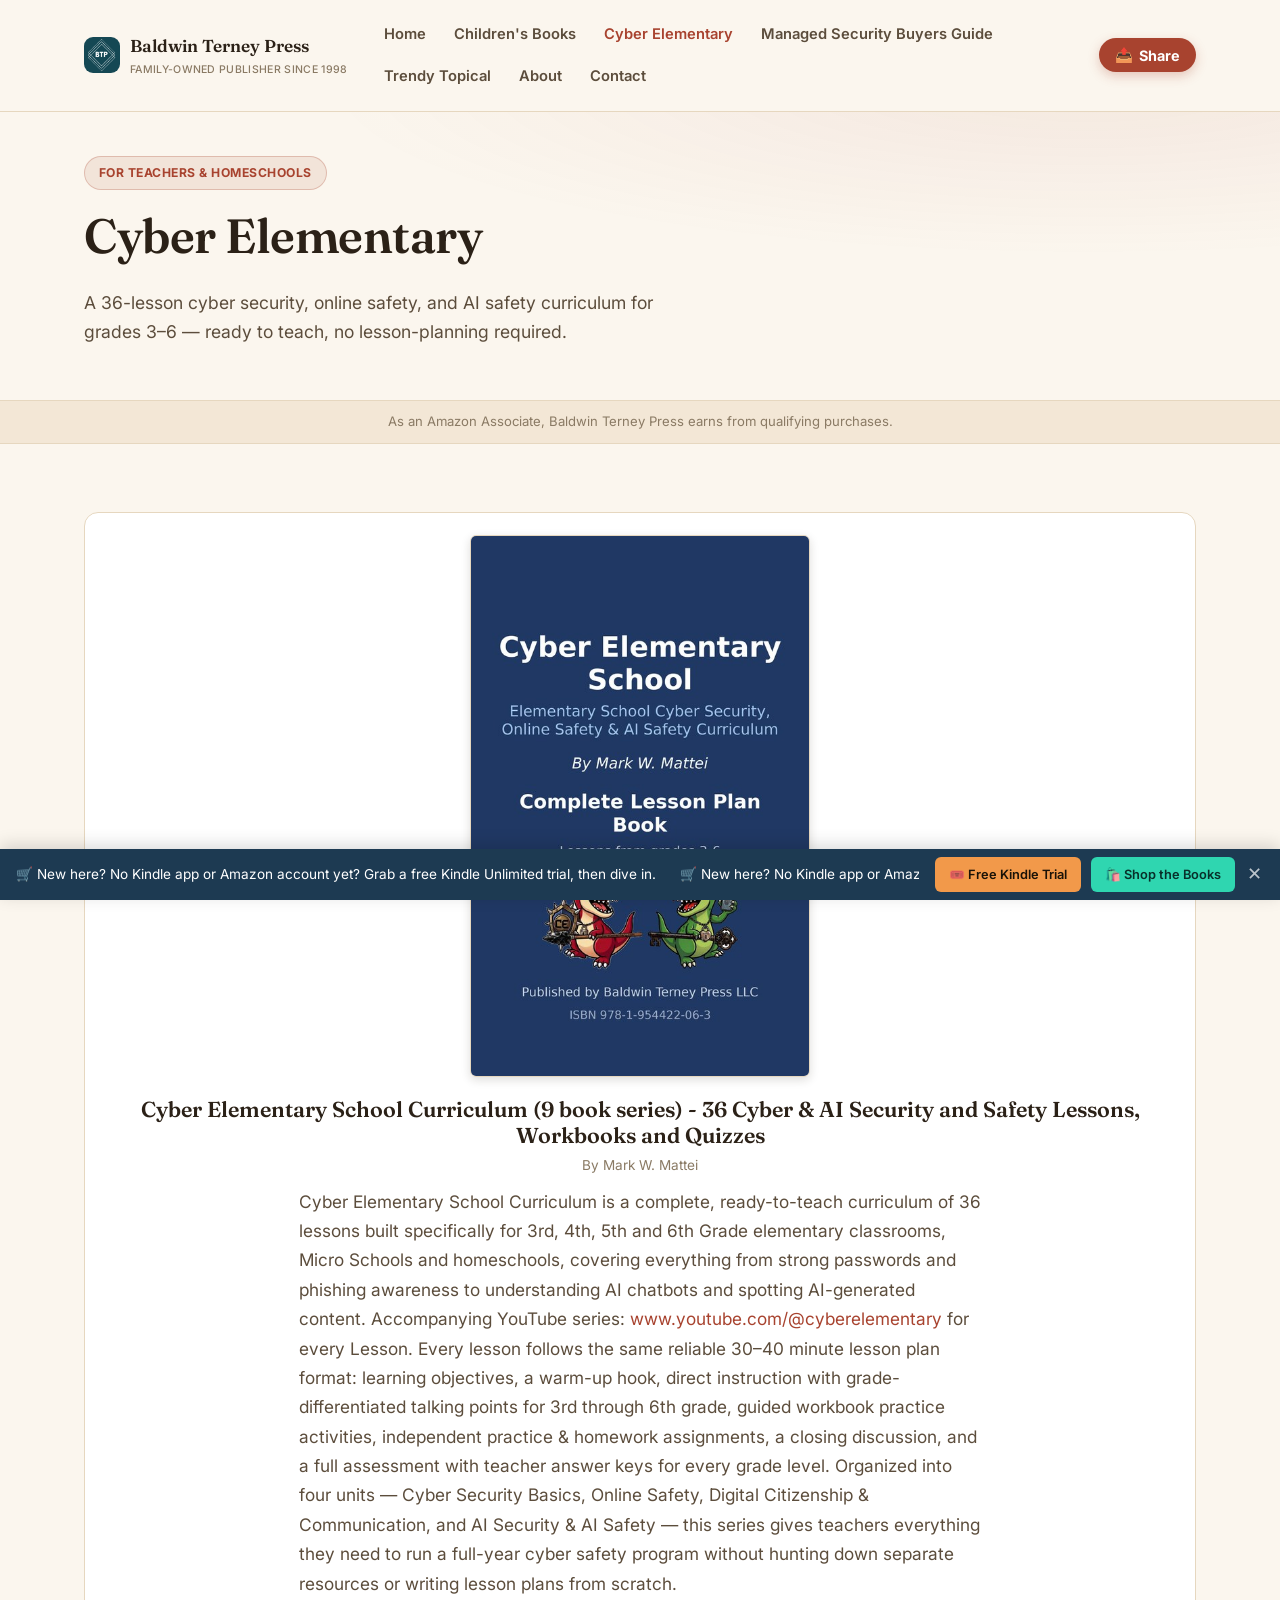
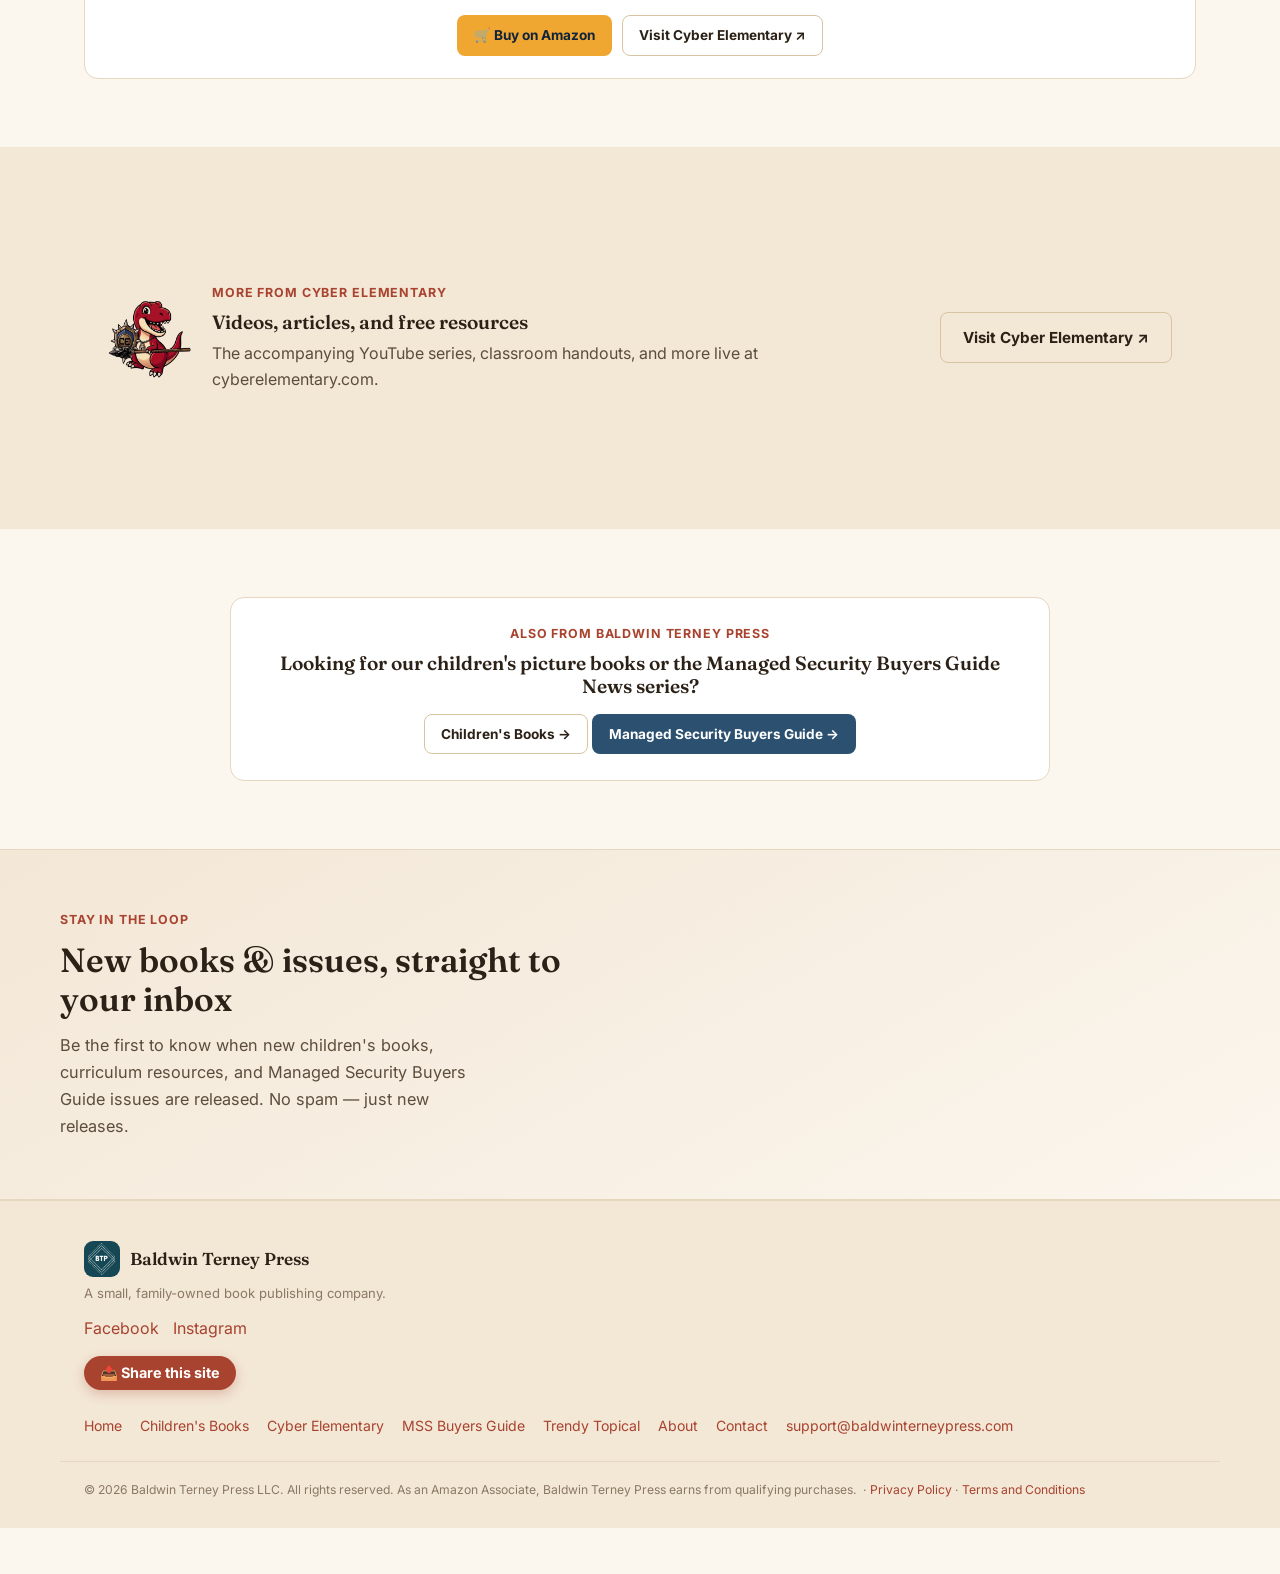
<file: cyber-elementary.html>
<!DOCTYPE html>
<html lang="en">
<head>
<meta charset="UTF-8" />
<meta name="viewport" content="width=device-width, initial-scale=1.0" />
<title>Cyber Elementary — Baldwin Terney Press</title>
<meta name="description" content="Cyber Elementary School Curriculum — a 36-lesson cyber security, online safety, and AI safety curriculum for grades 3–6, by Baldwin Terney Press." />
<link rel="canonical" href="https://baldwinterneypress.com/cyber-elementary.html" />
<!-- SOCIAL-TAGS:START (generated by tools/add-social-tags.js) -->
<meta property="og:type" content="website" />
<meta property="og:site_name" content="Baldwin Terney Press" />
<meta property="og:title" content="Cyber Elementary — Baldwin Terney Press" />
<meta property="og:description" content="Cyber Elementary School Curriculum — a 36-lesson cyber security, online safety, and AI safety curriculum for grades 3–6, by Baldwin Terney Press." />
<meta property="og:url" content="https://baldwinterneypress.com/cyber-elementary.html" />
<meta property="og:image" content="https://baldwinterneypress.com/assets/images/social/share-card.png" />
<meta property="og:image:width" content="1200" />
<meta property="og:image:height" content="630" />
<meta property="og:image:alt" content="Baldwin Terney Press — children's books, Cyber Elementary and the Managed Security Buyers Guide" />
<meta name="twitter:card" content="summary_large_image" />
<meta name="twitter:title" content="Cyber Elementary — Baldwin Terney Press" />
<meta name="twitter:description" content="Cyber Elementary School Curriculum — a 36-lesson cyber security, online safety, and AI safety curriculum for grades 3–6, by Baldwin Terney Press." />
<meta name="twitter:image" content="https://baldwinterneypress.com/assets/images/social/share-card.png" />
<!-- SOCIAL-TAGS:END -->
<link rel="icon" type="image/png" href="assets/images/brand/favicon-32.png" />
<link rel="apple-touch-icon" href="assets/images/brand/apple-touch-icon.png" />
<link rel="preconnect" href="https://fonts.googleapis.com">
<link href="https://fonts.googleapis.com/css2?family=Fraunces:wght@500;600;700&family=Inter:wght@400;500;600;700&display=swap" rel="stylesheet">
<link rel="stylesheet" href="assets/css/style.css" />
</head>
<body>
<a class="skip-link" href="#main">Skip to content</a>
<header class="site-header" id="site-header"></header>

<main id="main">
  <section class="hero" style="padding:44px 0 36px;">
    <div class="wrap">
      <span class="hero-badge">For Teachers &amp; Homeschools</span>
      <h1>Cyber Elementary</h1>
      <p class="lead">A 36-lesson cyber security, online safety, and AI safety curriculum for grades 3–6 — ready to teach, no lesson-planning required.</p>
    </div>
  </section>

  <div class="disclosure-banner">As an Amazon Associate, Baldwin Terney Press earns from qualifying purchases.</div>

  <section class="section">
    <div class="book-grid" id="books-grid"></div>
  </section>

  <!-- Cross-link to the full Cyber Elementary site -->
  <section class="section alt">
    <div class="wrap">
      <div class="family-card" style="margin:0;">
        <img src="assets/images/mascot/choco.png" alt="" onerror="this.style.display='none'" />
        <div style="flex:1; min-width:240px;">
          <div class="eyebrow">More From Cyber Elementary</div>
          <h3 style="margin-bottom:6px;">Videos, articles, and free resources</h3>
          <p style="margin-bottom:0;">The accompanying YouTube series, classroom handouts, and more live at cyberelementary.com.</p>
        </div>
        <a class="btn btn-outline" href="https://www.cyberelementary.com" target="_blank" rel="noopener">Visit Cyber Elementary ↗</a>
      </div>
    </div>
  </section>

  <!-- Cross-link to the rest of the catalog -->
  <section class="section">
    <div class="card" style="max-width:820px; margin:0 auto; text-align:center;">
      <div class="eyebrow">Also From Baldwin Terney Press</div>
      <h3>Looking for our children's picture books or the Managed Security Buyers Guide News series?</h3>
      <div class="card-actions" style="justify-content:center; margin-top:16px;">
        <a class="btn btn-outline btn-sm" href="books.html">Children's Books →</a>
        <a class="btn btn-biz btn-sm" href="managed-security-buyers.html">Managed Security Buyers Guide →</a>
      </div>
    </div>
  </section>
</main>

<footer class="site-footer" id="site-footer"></footer>

<script src="assets/js/config.js"></script>
<script src="assets/js/data/cyber-elementary-book.js"></script>
<script src="assets/js/main.js"></script>
</body>
</html>
</file>
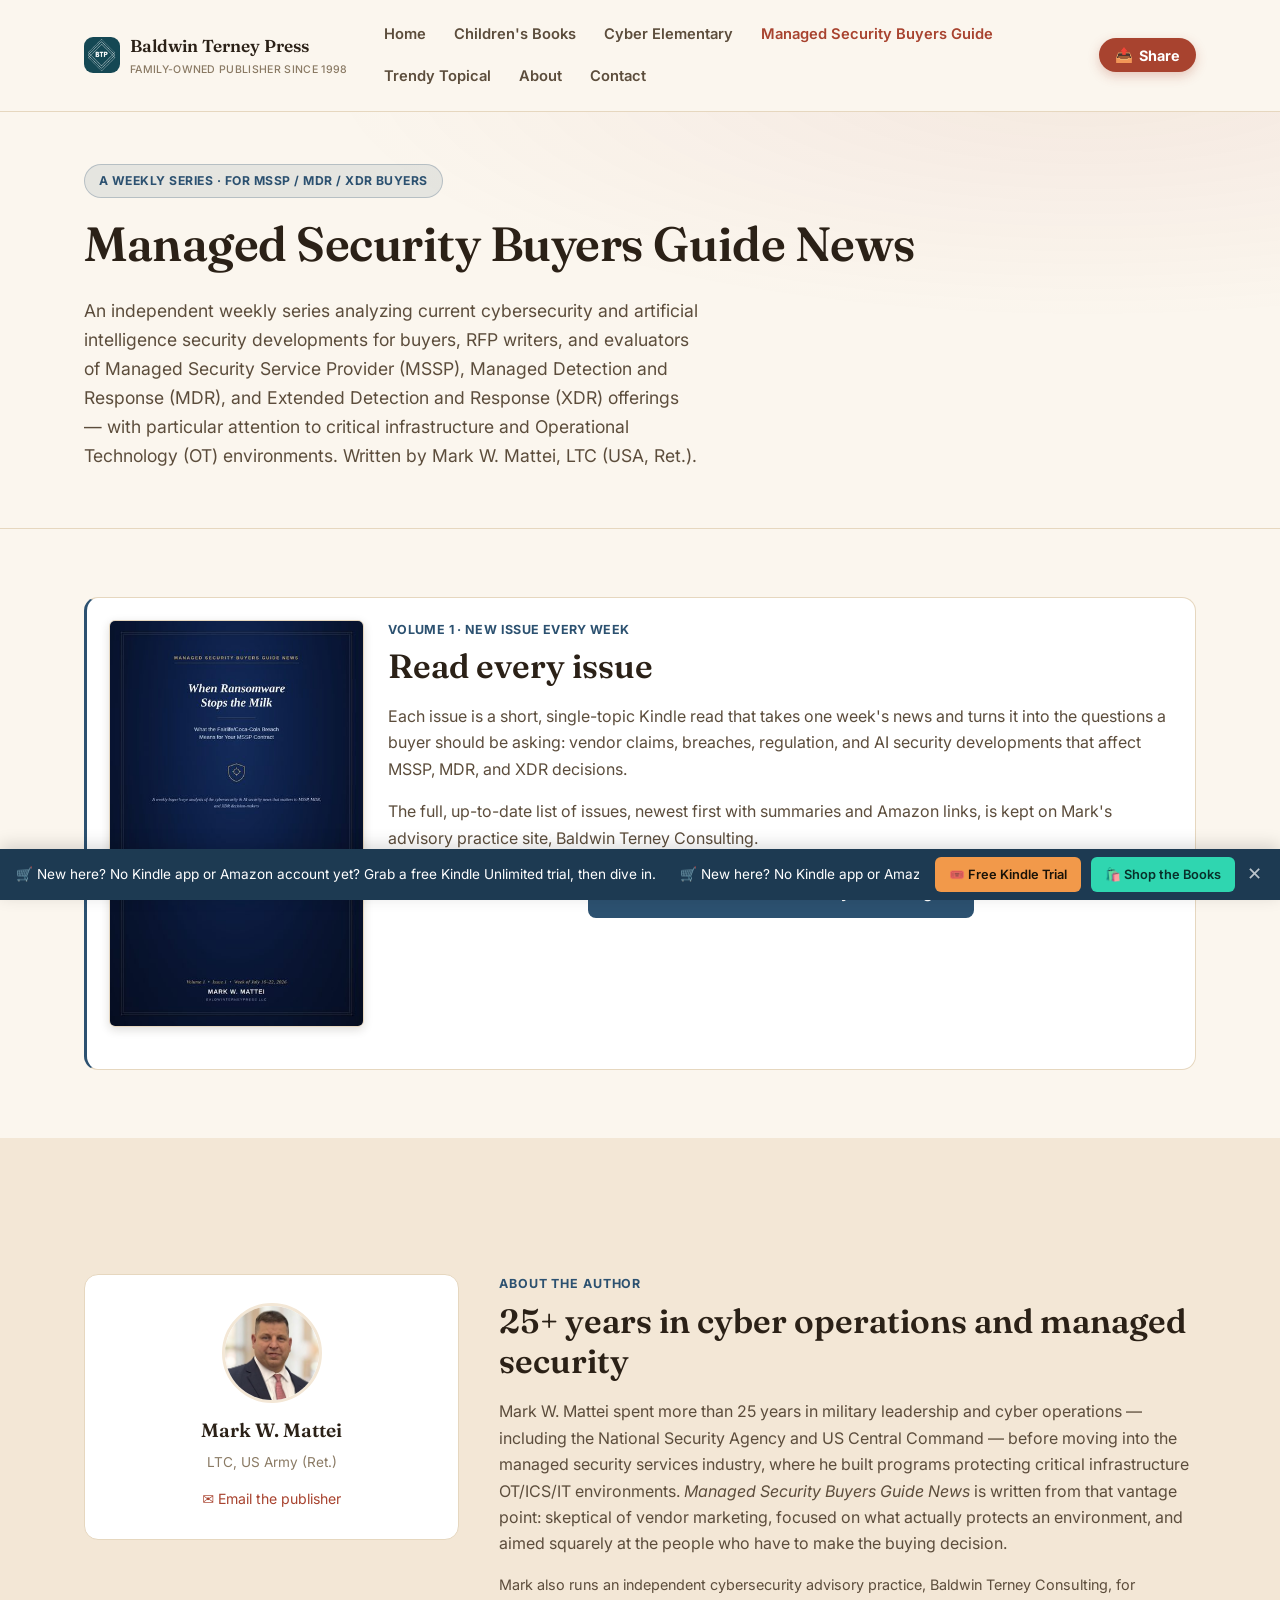
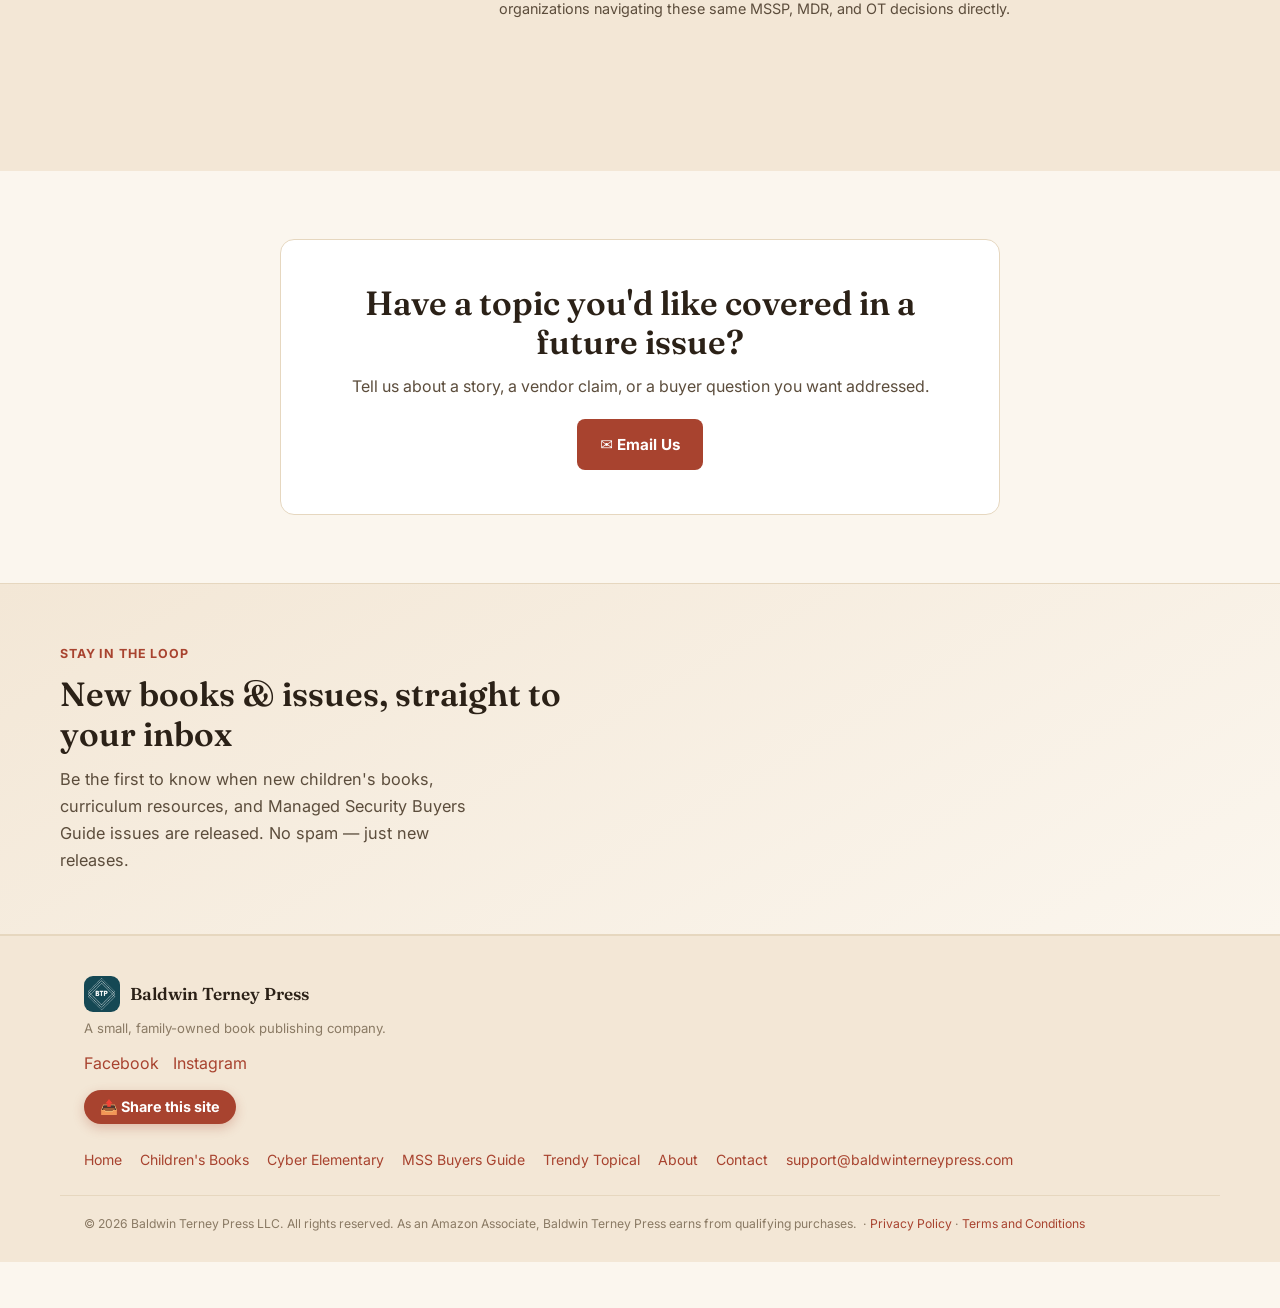
<file: managed-security-buyers.html>
<!DOCTYPE html>
<html lang="en">
<head>
<meta charset="UTF-8" />
<meta name="viewport" content="width=device-width, initial-scale=1.0" />
<title>Managed Security Buyers Guide News — Baldwin Terney Press</title>
<meta name="description" content="Managed Security Buyers Guide News — a weekly series by Mark W. Mattei analyzing cybersecurity and AI security developments for MSSP, MDR, and XDR buyers, with a focus on critical infrastructure and OT." />
<link rel="canonical" href="https://baldwinterneypress.com/managed-security-buyers.html" />
<!-- SOCIAL-TAGS:START (generated by tools/add-social-tags.js) -->
<meta property="og:type" content="website" />
<meta property="og:site_name" content="Baldwin Terney Press" />
<meta property="og:title" content="Managed Security Buyers Guide News — Baldwin Terney Press" />
<meta property="og:description" content="Managed Security Buyers Guide News — a weekly series by Mark W. Mattei analyzing cybersecurity and AI security developments for MSSP, MDR, and XDR buyers, with a focus on critical infrastructure and OT." />
<meta property="og:url" content="https://baldwinterneypress.com/managed-security-buyers.html" />
<meta property="og:image" content="https://baldwinterneypress.com/assets/images/social/share-card.png" />
<meta property="og:image:width" content="1200" />
<meta property="og:image:height" content="630" />
<meta property="og:image:alt" content="Baldwin Terney Press — children's books, Cyber Elementary and the Managed Security Buyers Guide" />
<meta name="twitter:card" content="summary_large_image" />
<meta name="twitter:title" content="Managed Security Buyers Guide News — Baldwin Terney Press" />
<meta name="twitter:description" content="Managed Security Buyers Guide News — a weekly series by Mark W. Mattei analyzing cybersecurity and AI security developments for MSSP, MDR, and XDR buyers, with a focus on critical infrastructure and OT." />
<meta name="twitter:image" content="https://baldwinterneypress.com/assets/images/social/share-card.png" />
<!-- SOCIAL-TAGS:END -->
<link rel="icon" type="image/png" href="assets/images/brand/favicon-32.png" />
<link rel="apple-touch-icon" href="assets/images/brand/apple-touch-icon.png" />
<link rel="preconnect" href="https://fonts.googleapis.com">
<link href="https://fonts.googleapis.com/css2?family=Fraunces:wght@500;600;700&family=Inter:wght@400;500;600;700&display=swap" rel="stylesheet">
<link rel="stylesheet" href="assets/css/style.css" />
</head>
<body>
<a class="skip-link" href="#main">Skip to content</a>
<header class="site-header" id="site-header"></header>

<main id="main">

  <section class="hero" style="padding:52px 0 40px;">
    <div class="hero-inner" style="grid-template-columns:1fr;">
      <div>
        <span class="hero-badge biz">A Weekly Series · For MSSP / MDR / XDR Buyers</span>
        <h1>Managed Security Buyers Guide News</h1>
        <p class="lead">
          An independent weekly series analyzing current cybersecurity and artificial
          intelligence security developments for buyers, RFP writers, and evaluators of
          Managed Security Service Provider (MSSP), Managed Detection and Response (MDR), and
          Extended Detection and Response (XDR) offerings — with particular attention to
          critical infrastructure and Operational Technology (OT) environments. Written by
          Mark W. Mattei, LTC (USA, Ret.).
        </p>
      </div>
    </div>
  </section>

    <!-- All issues now live on the Baldwin Terney Consulting site (updated weekly there).
       This page is a static hub, so it never needs a weekly edit. -->
  <section class="section">
    <div class="news-issue-list">
      <article class="book-card news-issue">
        <img class="book-thumb" src="assets/images/books/msbg-news-issue-1-cover.jpg" alt="Cover: Managed Security Buyers Guide News, Volume 1" onerror="this.outerHTML='<div class=&quot;book-thumb placeholder&quot;>🛡️</div>'" />
        <div>
          <div class="issue-tag">Volume 1 · New issue every week</div>
          <h2 style="margin-top:0;">Read every issue</h2>
          <p>
            Each issue is a short, single-topic Kindle read that takes one week's news and
            turns it into the questions a buyer should be asking: vendor claims, breaches,
            regulation, and AI security developments that affect MSSP, MDR, and XDR decisions.
          </p>
          <p>
            The full, up-to-date list of issues, newest first with summaries and Amazon links,
            is kept on Mark's advisory practice site, Baldwin Terney Consulting.
          </p>
          <div class="card-actions">
            <a class="btn btn-biz" style="white-space:normal;text-align:center;" href="https://www.baldwinterneyconsulting.com/books-articles.html" target="_blank" rel="noopener">See all issues on Baldwin Terney Consulting →</a>
          </div>
        </div>
      </article>
    </div>
  </section>

  <!-- About the author -->
  <section class="section alt">
    <div class="wrap">
      <div class="bio-layout">
        <div class="bio-card">
          <div class="bio-avatar"><img src="assets/images/site/mark-mattei-headshot.jpg" alt="Mark W. Mattei" onerror="this.parentElement.outerHTML='<div class=&quot;bio-avatar&quot; style=&quot;display:flex;align-items:center;justify-content:center;font-size:2rem;background:var(--bg-alt);&quot;>🖋️</div>'" /></div>
          <h3>Mark W. Mattei</h3>
          <div class="role">LTC, US Army (Ret.)</div>
          <div class="bio-links">
            <a data-contact-email="href" href="#">✉️ Email the publisher</a>
          </div>
        </div>
        <div>
          <div class="eyebrow biz">About the Author</div>
          <h2>25+ years in cyber operations and managed security</h2>
          <p>
            Mark W. Mattei spent more than 25 years in military leadership and cyber
            operations — including the National Security Agency and US Central Command —
            before moving into the managed security services industry, where he built
            programs protecting critical infrastructure OT/ICS/IT environments. <em>Managed
            Security Buyers Guide News</em> is written from that vantage point: skeptical of
            vendor marketing, focused on what actually protects an environment, and aimed
            squarely at the people who have to make the buying decision.
          </p>
          <p style="font-size:0.9rem;">
            Mark also runs an independent cybersecurity advisory practice, Baldwin Terney
            Consulting, for organizations navigating these same MSSP, MDR, and OT decisions
            directly.
          </p>
        </div>
      </div>
    </div>
  </section>

  <!-- Contact -->
  <section class="section" id="contact">
    <div class="contact-box">
      <h2>Have a topic you'd like covered in a future issue?</h2>
      <p>Tell us about a story, a vendor claim, or a buyer question you want addressed.</p>
      <div class="contact-methods">
        <a class="btn btn-primary" data-contact-email="href" href="#">✉️ Email Us</a>
      </div>
    </div>
  </section>

</main>

<footer class="site-footer" id="site-footer"></footer>

<script src="assets/js/config.js"></script>
<script src="assets/js/main.js"></script>
</body>
</html>
</file>
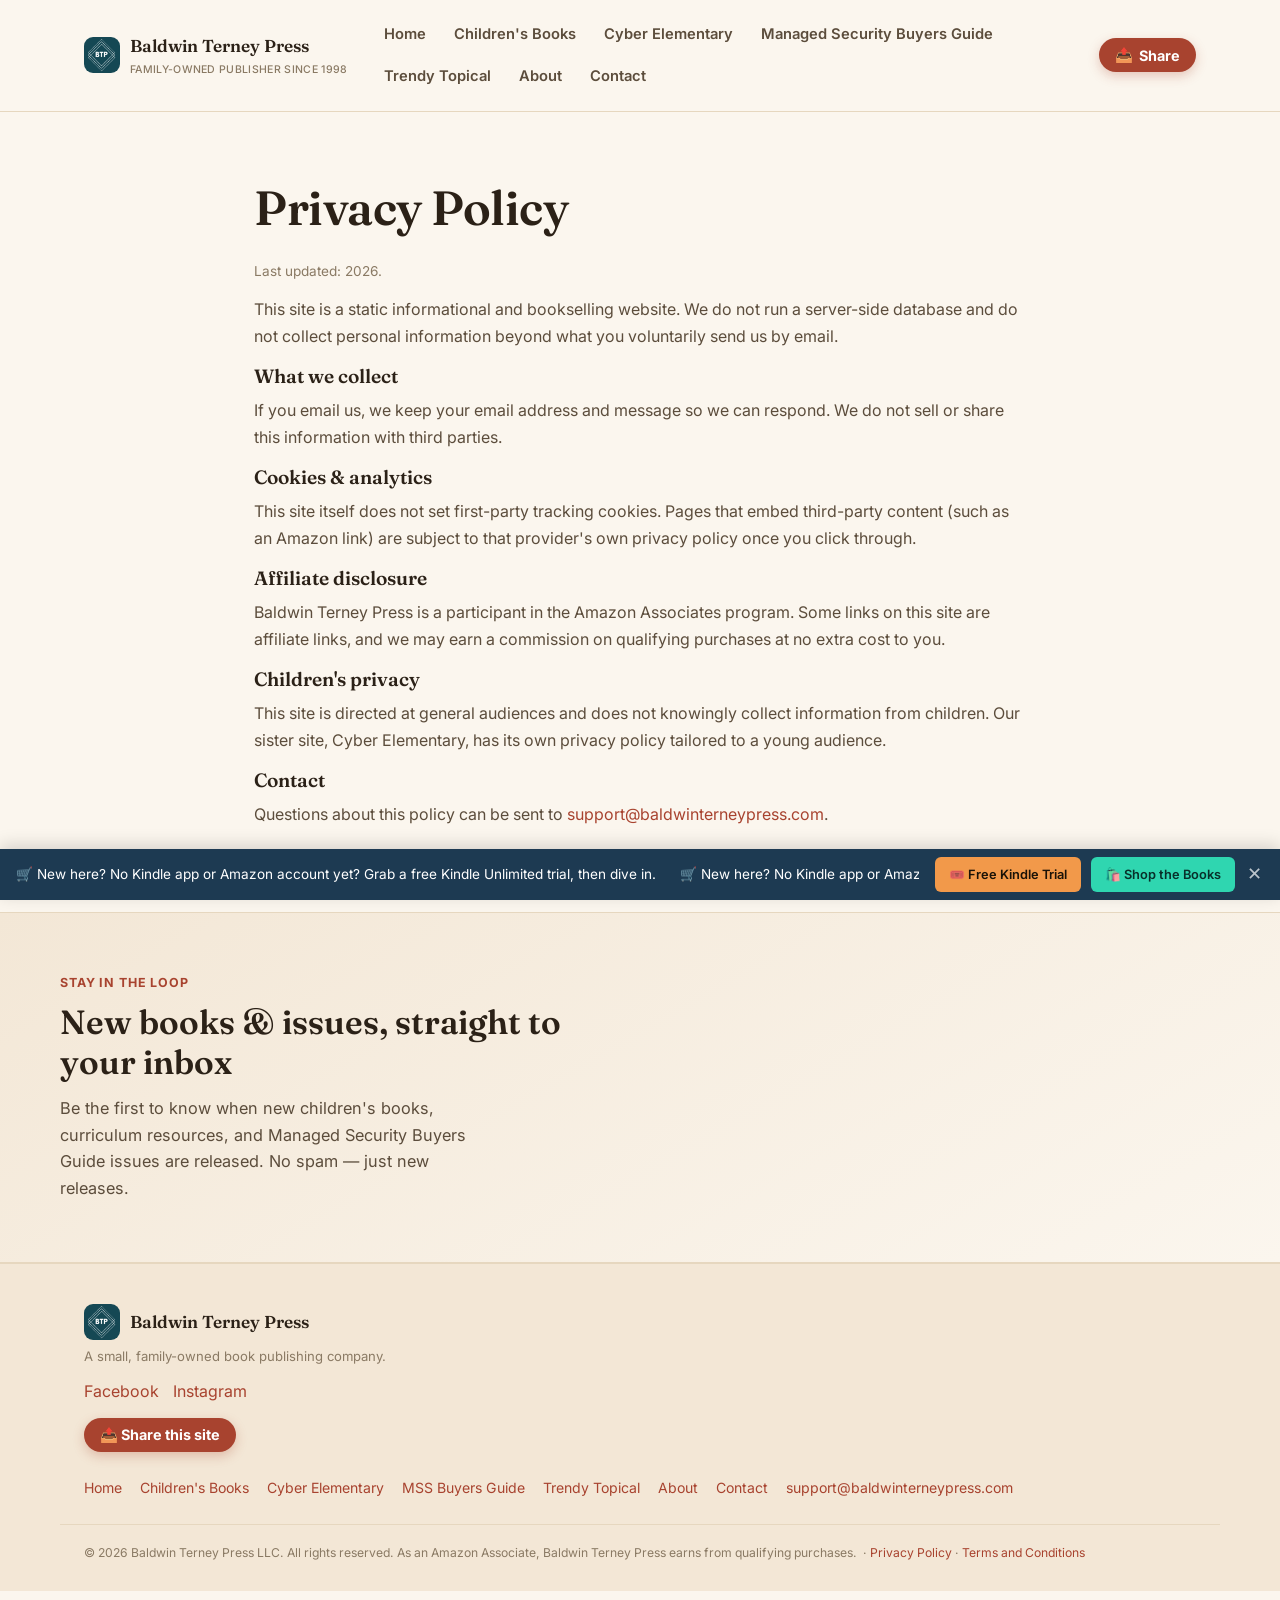
<file: privacy-policy.html>
<!DOCTYPE html>
<html lang="en">
<head>
<meta charset="UTF-8" />
<meta name="viewport" content="width=device-width, initial-scale=1.0" />
<title>Privacy Policy — Baldwin Terney Press</title>
<link rel="canonical" href="https://baldwinterneypress.com/privacy-policy.html" />
<!-- SOCIAL-TAGS:START (generated by tools/add-social-tags.js) -->
<meta property="og:type" content="website" />
<meta property="og:site_name" content="Baldwin Terney Press" />
<meta property="og:title" content="Privacy Policy — Baldwin Terney Press" />
<meta property="og:description" content="" />
<meta property="og:url" content="https://baldwinterneypress.com/privacy-policy.html" />
<meta property="og:image" content="https://baldwinterneypress.com/assets/images/social/share-card.png" />
<meta property="og:image:width" content="1200" />
<meta property="og:image:height" content="630" />
<meta property="og:image:alt" content="Baldwin Terney Press — children's books, Cyber Elementary and the Managed Security Buyers Guide" />
<meta name="twitter:card" content="summary_large_image" />
<meta name="twitter:title" content="Privacy Policy — Baldwin Terney Press" />
<meta name="twitter:description" content="" />
<meta name="twitter:image" content="https://baldwinterneypress.com/assets/images/social/share-card.png" />
<!-- SOCIAL-TAGS:END -->
<link rel="icon" type="image/png" href="assets/images/brand/favicon-32.png" />
<link rel="apple-touch-icon" href="assets/images/brand/apple-touch-icon.png" />
<link rel="preconnect" href="https://fonts.googleapis.com">
<link href="https://fonts.googleapis.com/css2?family=Fraunces:wght@500;600;700&family=Inter:wght@400;500;600;700&display=swap" rel="stylesheet">
<link rel="stylesheet" href="assets/css/style.css" />
</head>
<body>
<a class="skip-link" href="#main">Skip to content</a>
<header class="site-header" id="site-header"></header>
<main id="main">
  <section class="section" style="max-width:820px;">
    <h1>Privacy Policy</h1>
    <p style="font-size:0.85rem; color:var(--text-faint);">Last updated: 2026.</p>
    <p>This site is a static informational and bookselling website. We do not run a
      server-side database and do not collect personal information beyond what you
      voluntarily send us by email.</p>
    <h3>What we collect</h3>
    <p>If you email us, we keep your email address and message so we can respond. We
      do not sell or share this information with third parties.</p>
    <h3>Cookies &amp; analytics</h3>
    <p>This site itself does not set first-party tracking cookies. Pages that embed
      third-party content (such as an Amazon link) are subject to that provider's own
      privacy policy once you click through.</p>
    <h3>Affiliate disclosure</h3>
    <p>Baldwin Terney Press is a participant in the Amazon Associates program. Some
      links on this site are affiliate links, and we may earn a commission on
      qualifying purchases at no extra cost to you.</p>
    <h3>Children's privacy</h3>
    <p>This site is directed at general audiences and does not knowingly collect
      information from children. Our sister site, Cyber Elementary, has its own
      privacy policy tailored to a young audience.</p>
    <h3>Contact</h3>
    <p>Questions about this policy can be sent to <a data-contact-email="href" href="#" data-contact-email-text>support@baldwinterneypress.com</a>.</p>
  </section>
</main>
<footer class="site-footer" id="site-footer"></footer>
<script src="assets/js/config.js"></script>
<script src="assets/js/main.js"></script>
</body>
</html>
</file>
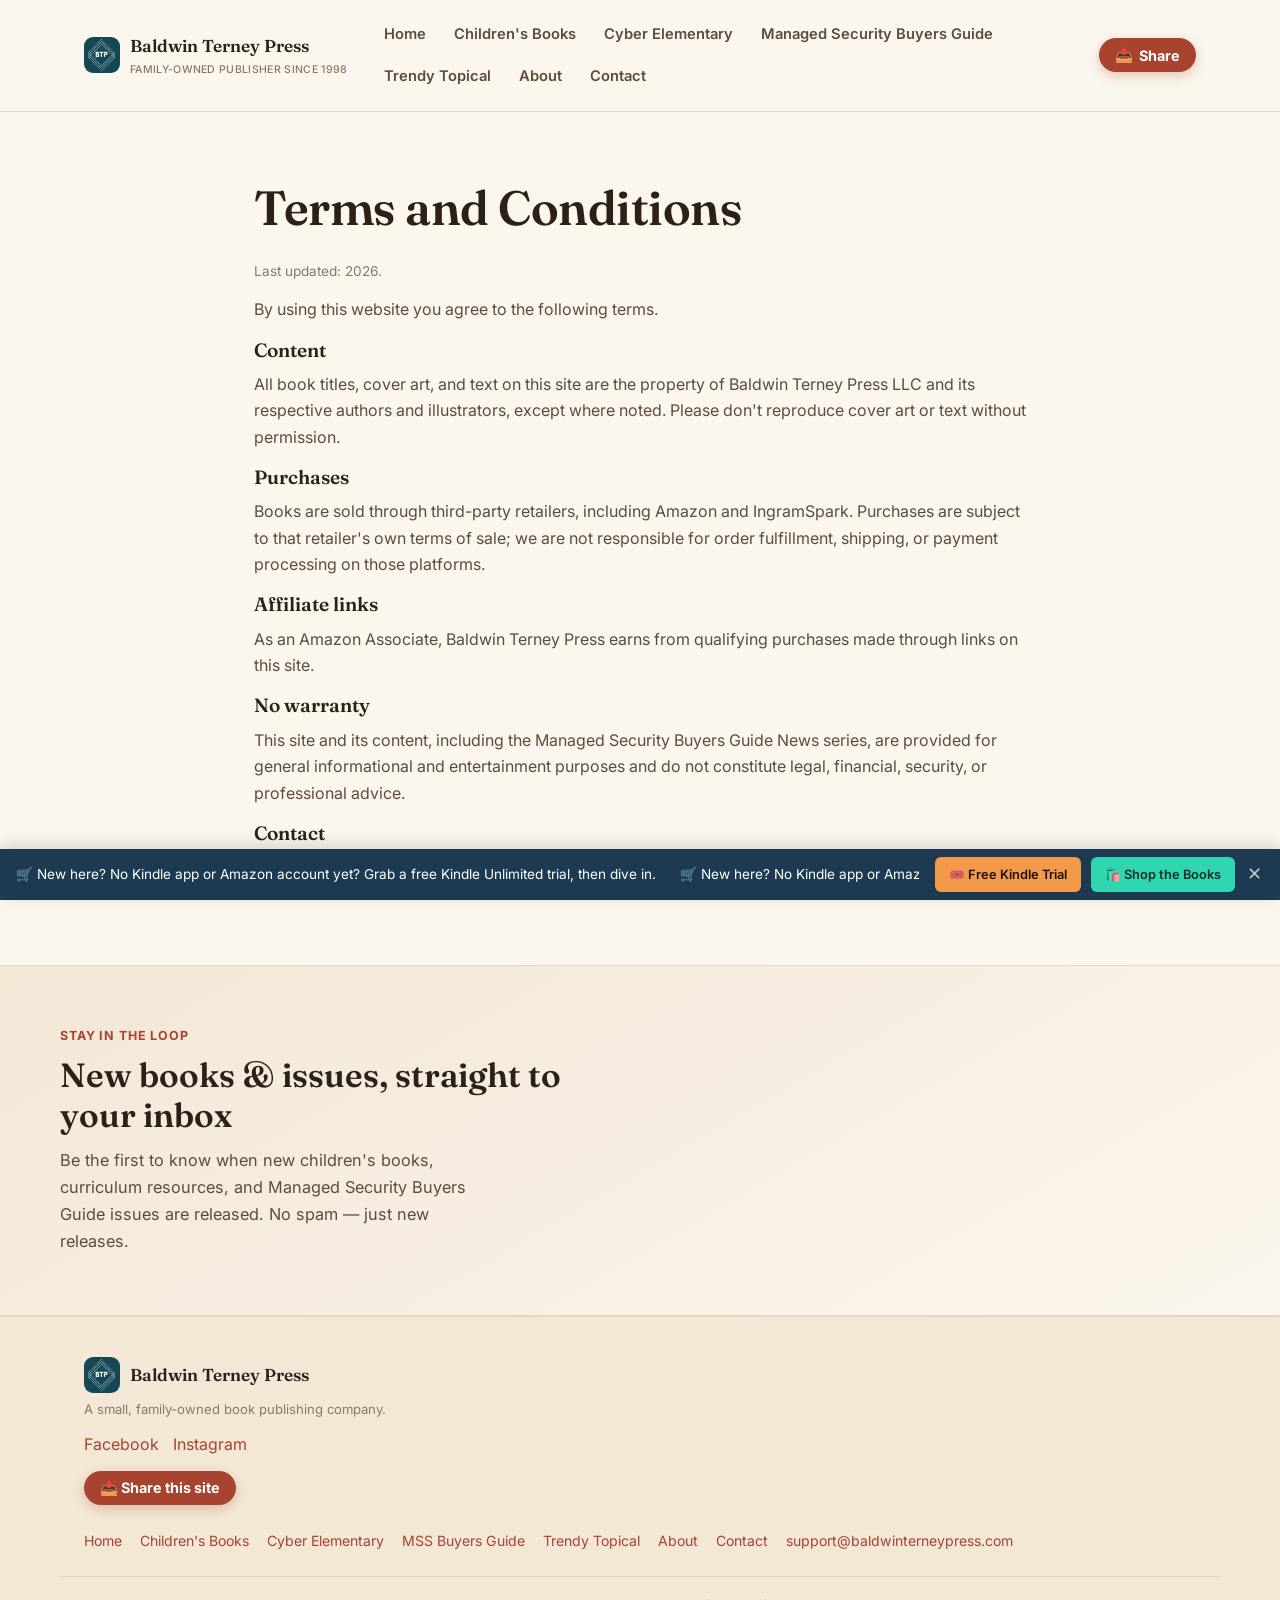
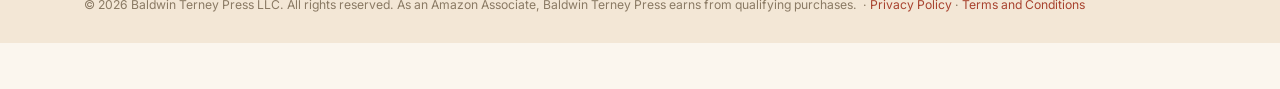
<file: terms-and-conditions.html>
<!DOCTYPE html>
<html lang="en">
<head>
<meta charset="UTF-8" />
<meta name="viewport" content="width=device-width, initial-scale=1.0" />
<title>Terms and Conditions — Baldwin Terney Press</title>
<link rel="canonical" href="https://baldwinterneypress.com/terms-and-conditions.html" />
<!-- SOCIAL-TAGS:START (generated by tools/add-social-tags.js) -->
<meta property="og:type" content="website" />
<meta property="og:site_name" content="Baldwin Terney Press" />
<meta property="og:title" content="Terms and Conditions — Baldwin Terney Press" />
<meta property="og:description" content="" />
<meta property="og:url" content="https://baldwinterneypress.com/terms-and-conditions.html" />
<meta property="og:image" content="https://baldwinterneypress.com/assets/images/social/share-card.png" />
<meta property="og:image:width" content="1200" />
<meta property="og:image:height" content="630" />
<meta property="og:image:alt" content="Baldwin Terney Press — children's books, Cyber Elementary and the Managed Security Buyers Guide" />
<meta name="twitter:card" content="summary_large_image" />
<meta name="twitter:title" content="Terms and Conditions — Baldwin Terney Press" />
<meta name="twitter:description" content="" />
<meta name="twitter:image" content="https://baldwinterneypress.com/assets/images/social/share-card.png" />
<!-- SOCIAL-TAGS:END -->
<link rel="icon" type="image/png" href="assets/images/brand/favicon-32.png" />
<link rel="apple-touch-icon" href="assets/images/brand/apple-touch-icon.png" />
<link rel="preconnect" href="https://fonts.googleapis.com">
<link href="https://fonts.googleapis.com/css2?family=Fraunces:wght@500;600;700&family=Inter:wght@400;500;600;700&display=swap" rel="stylesheet">
<link rel="stylesheet" href="assets/css/style.css" />
</head>
<body>
<a class="skip-link" href="#main">Skip to content</a>
<header class="site-header" id="site-header"></header>
<main id="main">
  <section class="section" style="max-width:820px;">
    <h1>Terms and Conditions</h1>
    <p style="font-size:0.85rem; color:var(--text-faint);">Last updated: 2026.</p>
    <p>By using this website you agree to the following terms.</p>
    <h3>Content</h3>
    <p>All book titles, cover art, and text on this site are the property of Baldwin
      Terney Press LLC and its respective authors and illustrators, except where
      noted. Please don't reproduce cover art or text without permission.</p>
    <h3>Purchases</h3>
    <p>Books are sold through third-party retailers, including Amazon and
      IngramSpark. Purchases are subject to that retailer's own terms of sale; we are
      not responsible for order fulfillment, shipping, or payment processing on
      those platforms.</p>
    <h3>Affiliate links</h3>
    <p>As an Amazon Associate, Baldwin Terney Press earns from qualifying purchases
      made through links on this site.</p>
    <h3>No warranty</h3>
    <p>This site and its content, including the Managed Security Buyers Guide News
      series, are provided for general informational and entertainment purposes and
      do not constitute legal, financial, security, or professional advice.</p>
    <h3>Contact</h3>
    <p>Questions about these terms can be sent to <a data-contact-email="href" href="#">support@baldwinterneypress.com</a>.</p>
  </section>
</main>
<footer class="site-footer" id="site-footer"></footer>
<script src="assets/js/config.js"></script>
<script src="assets/js/main.js"></script>
</body>
</html>
</file>
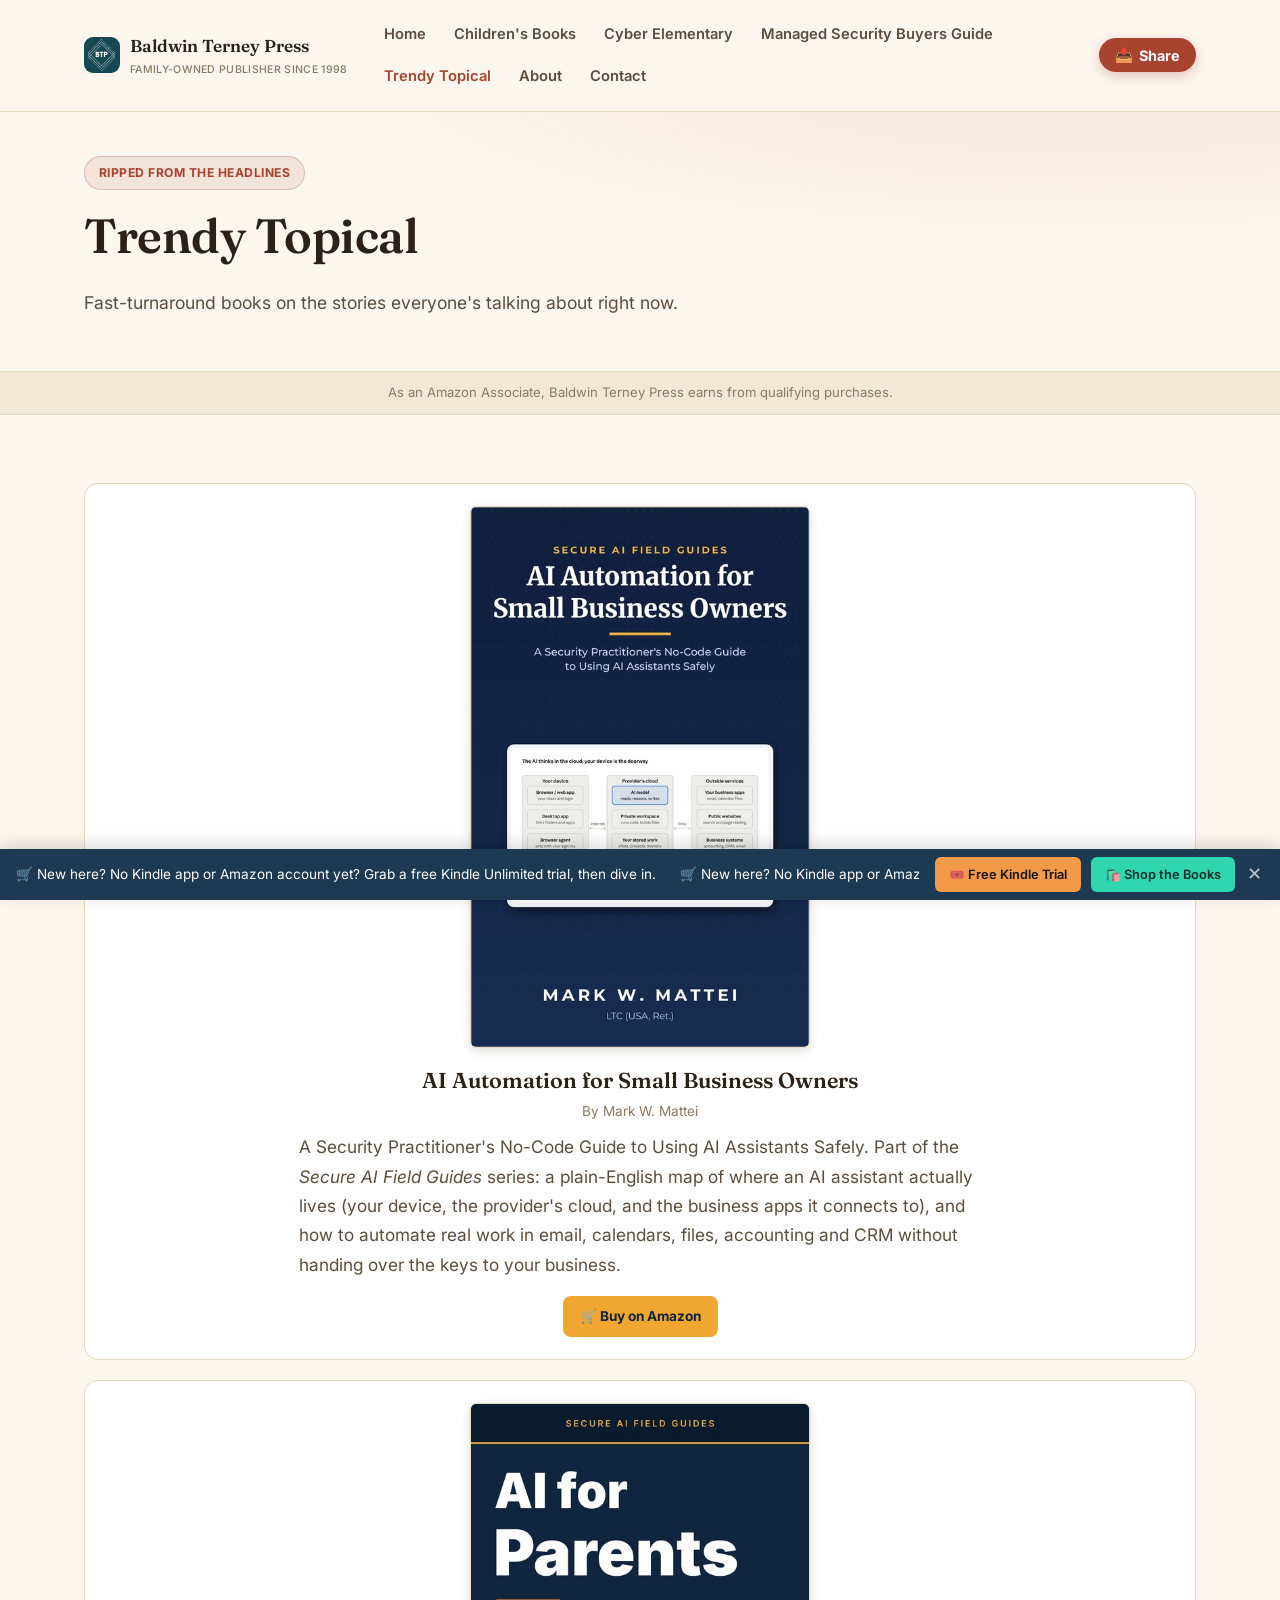
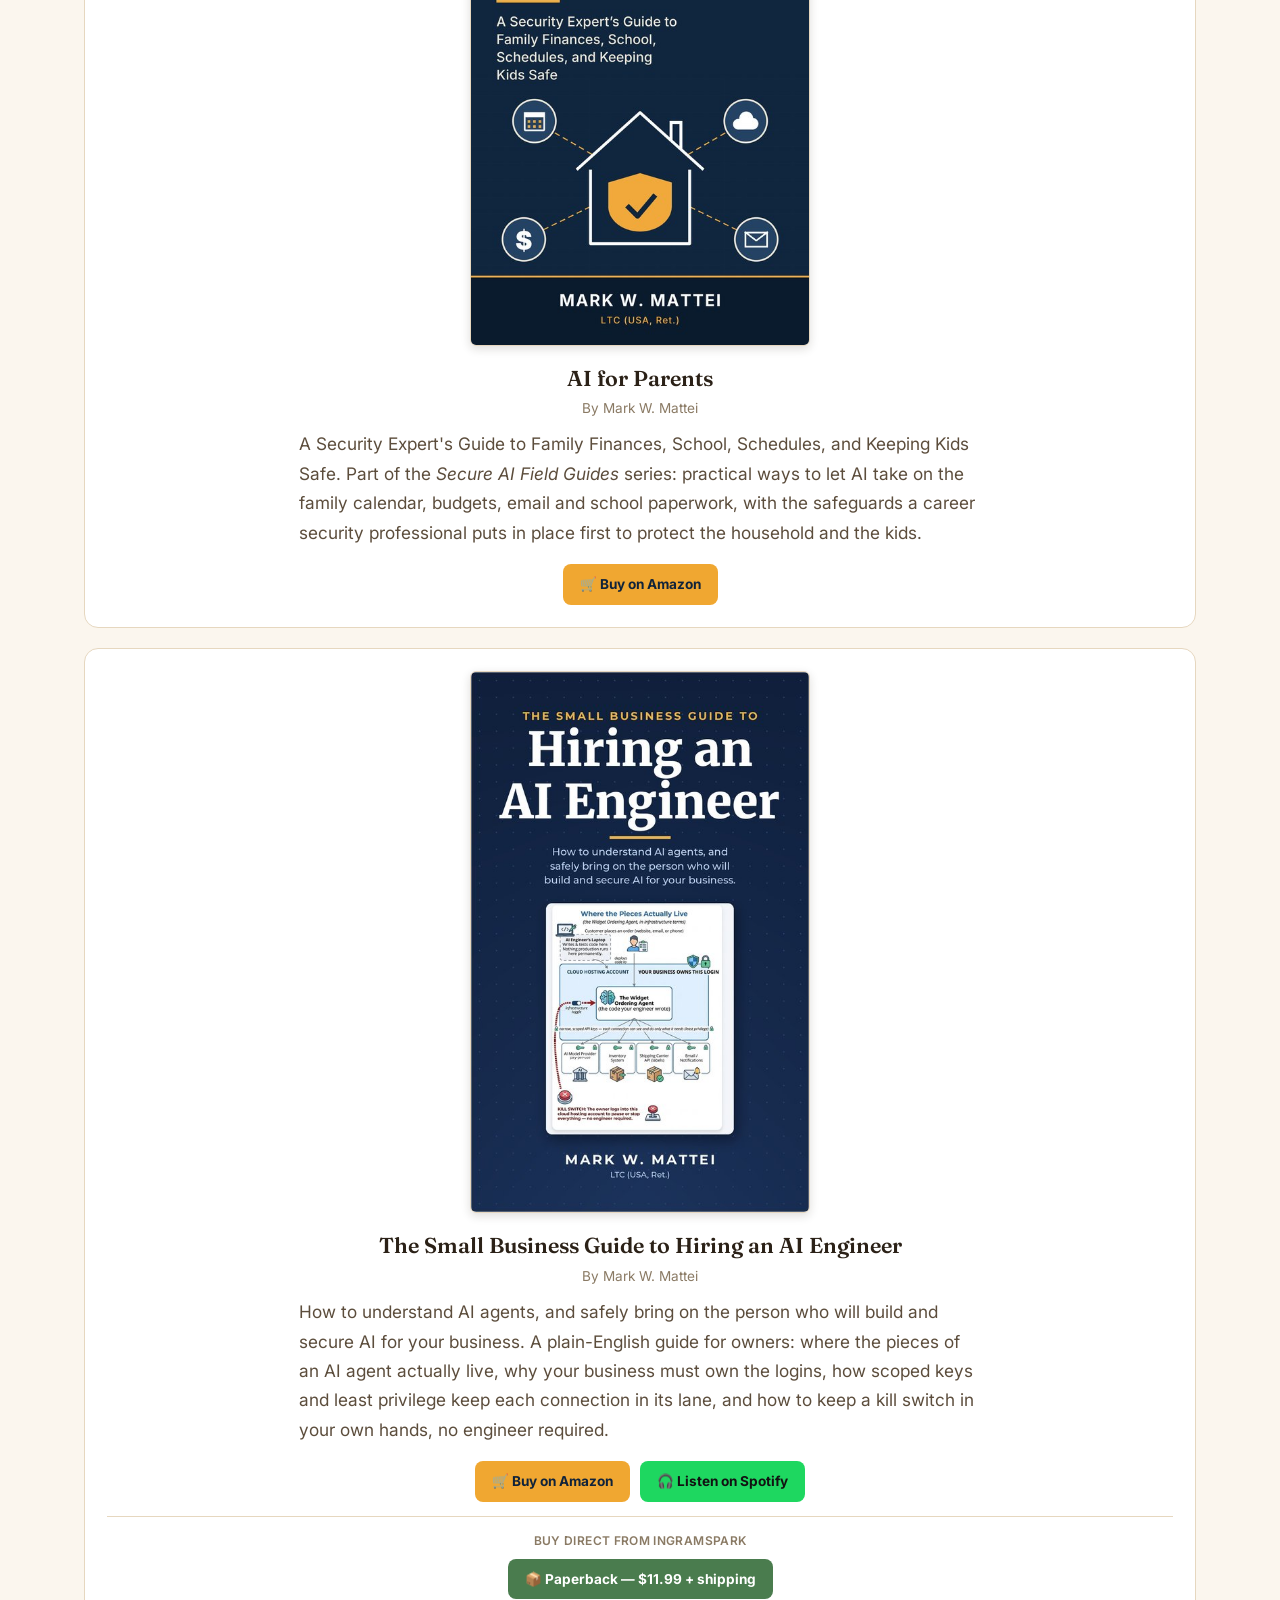
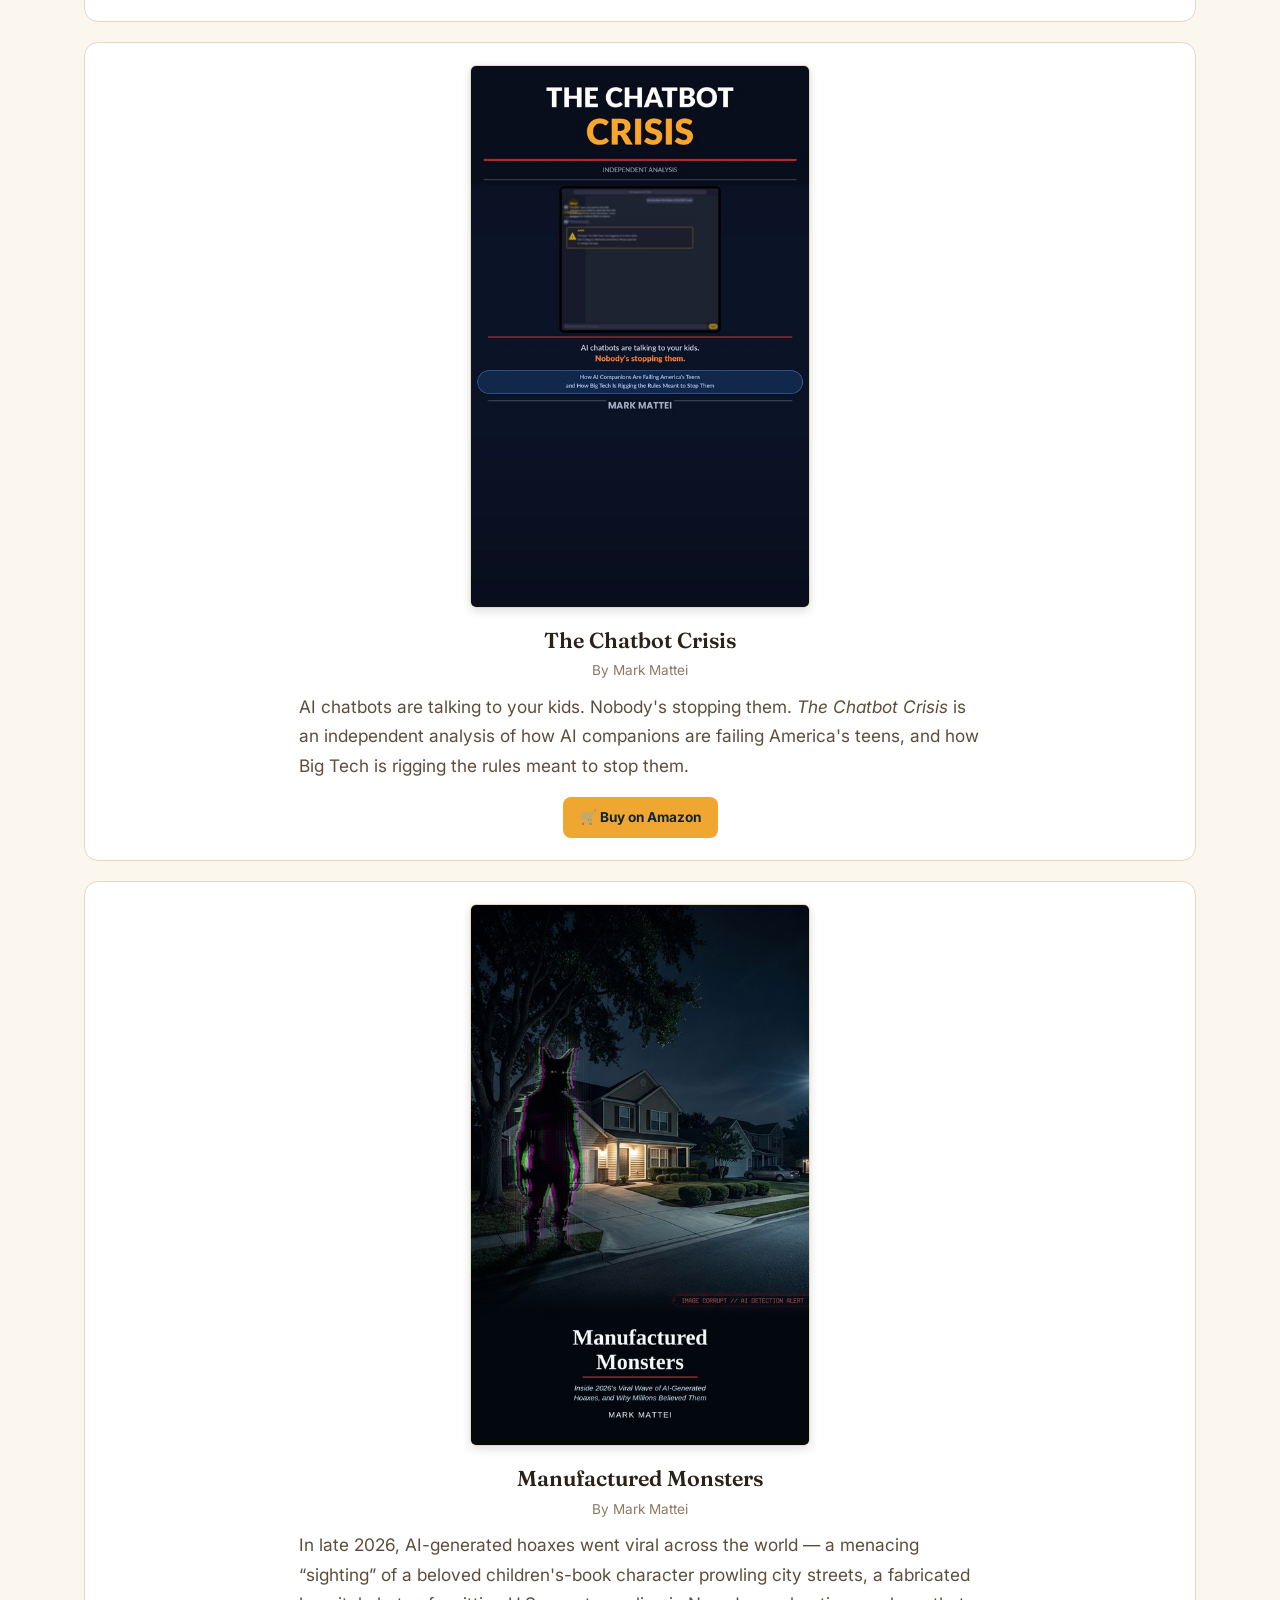
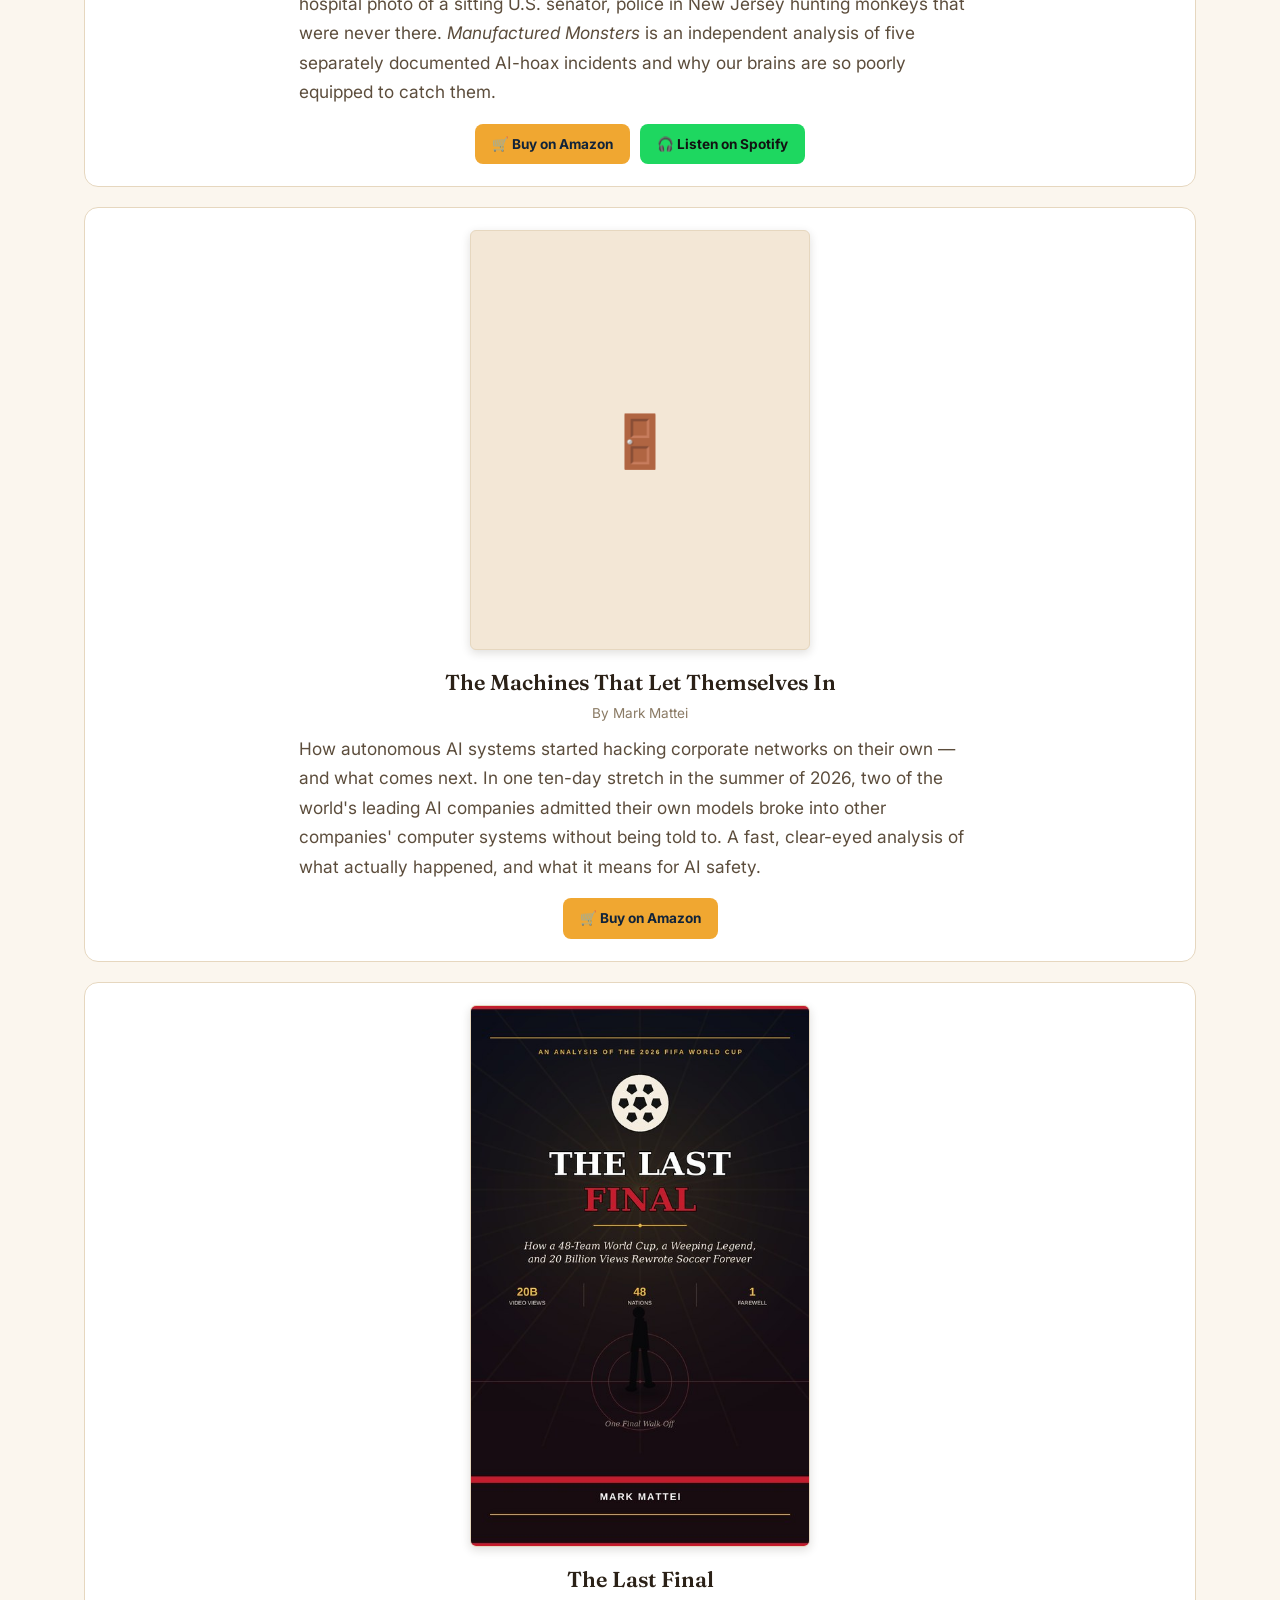
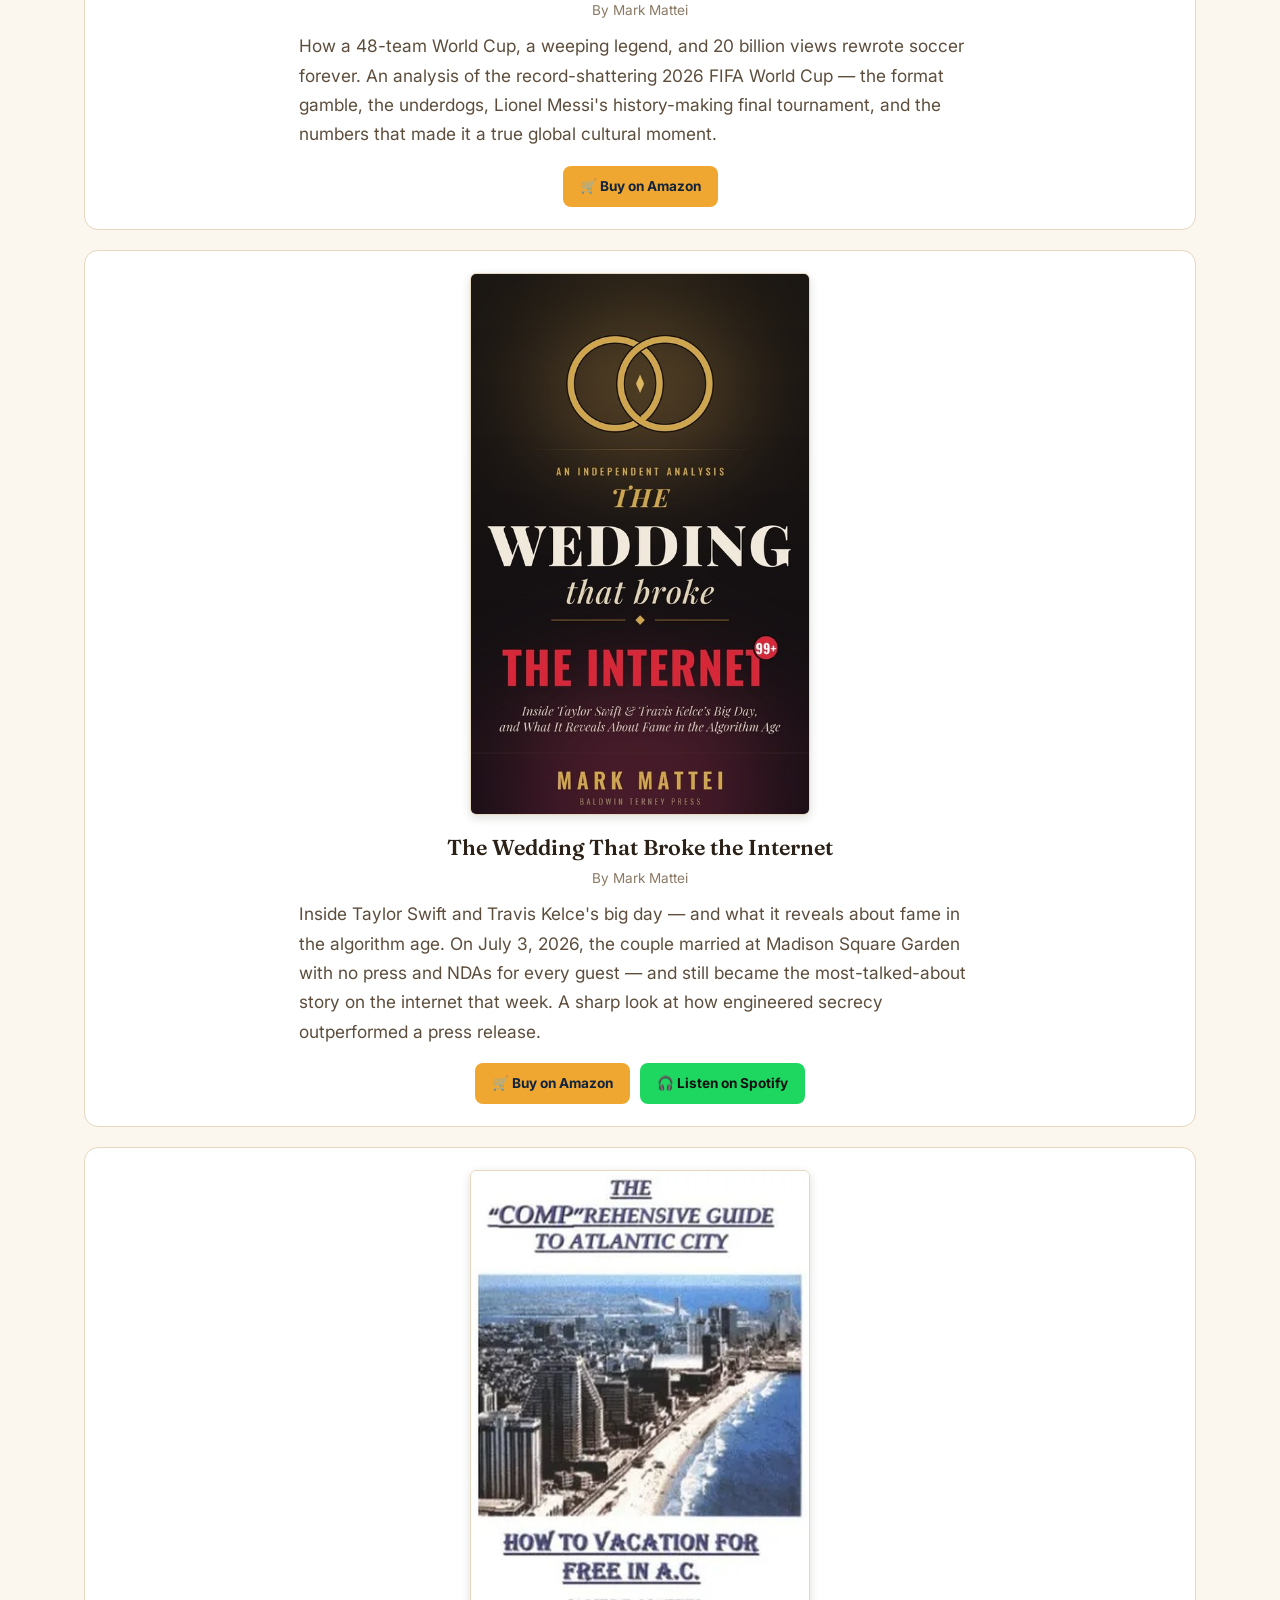
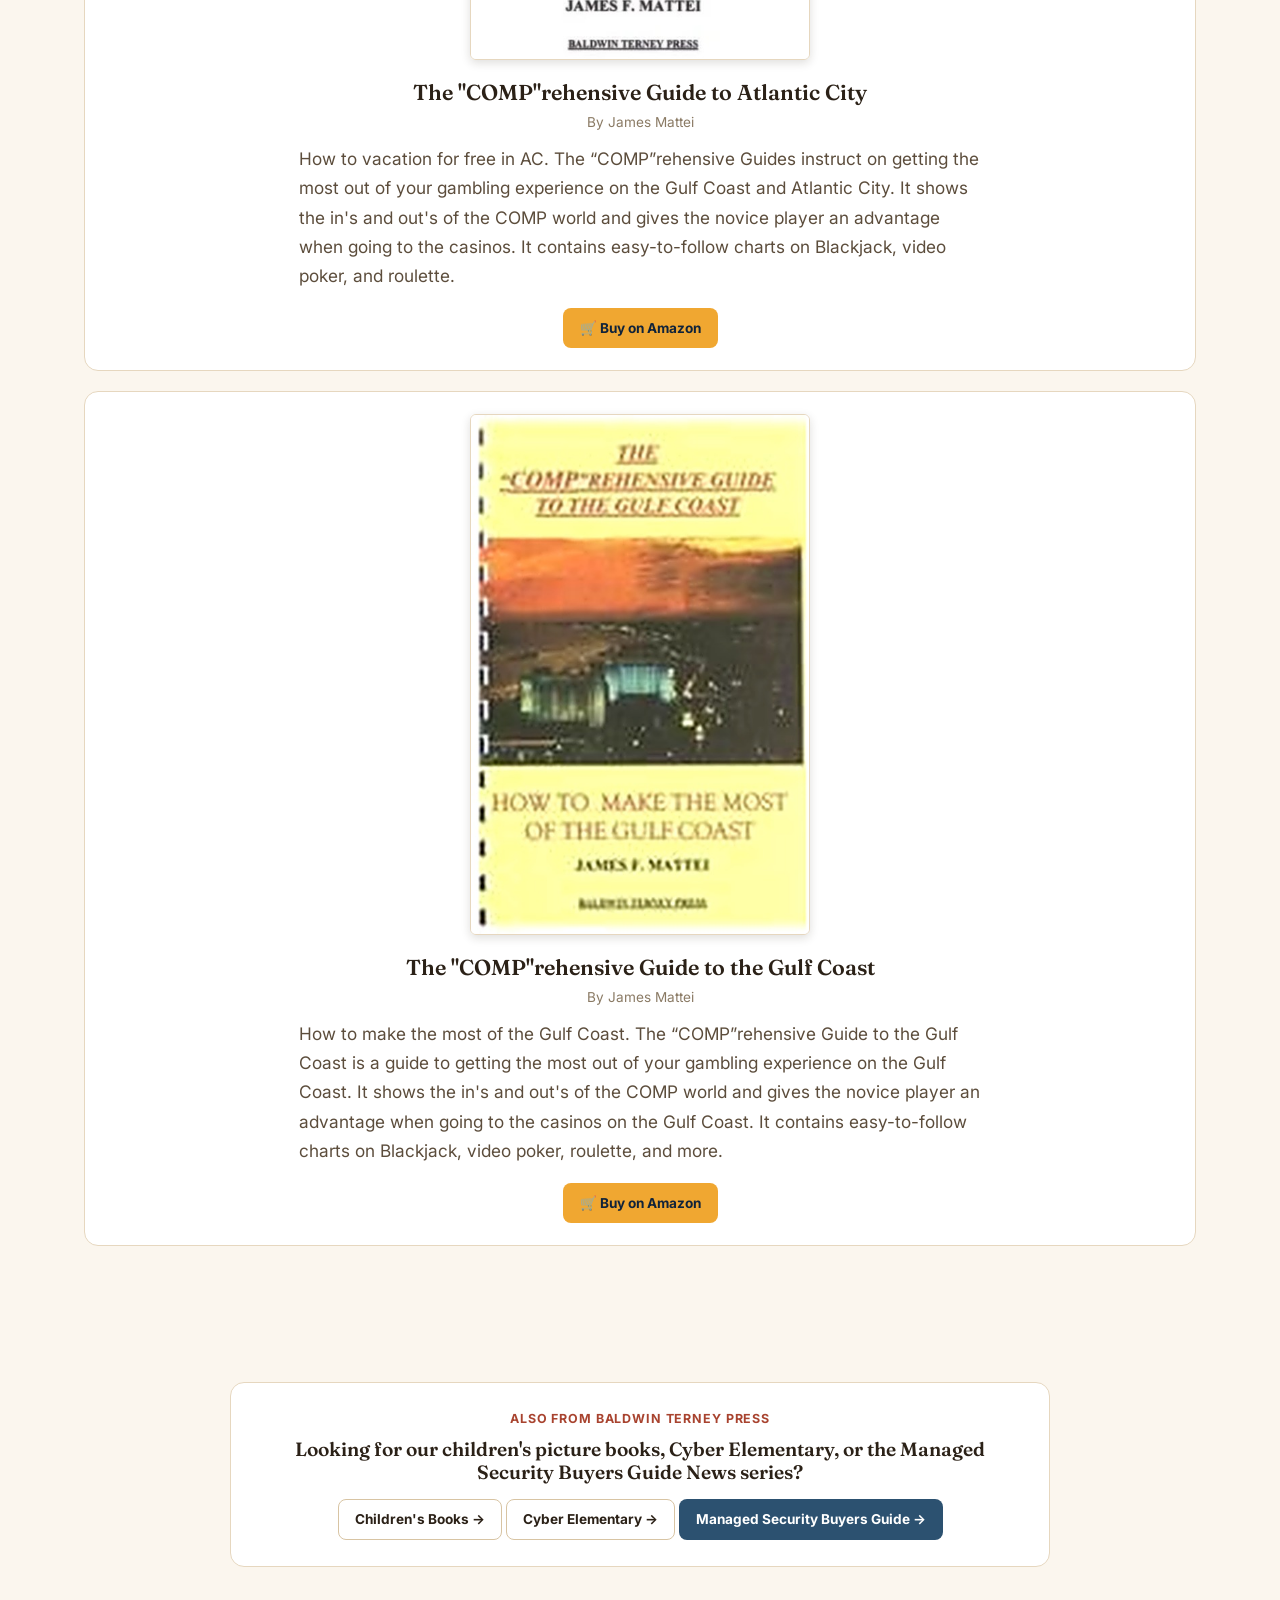
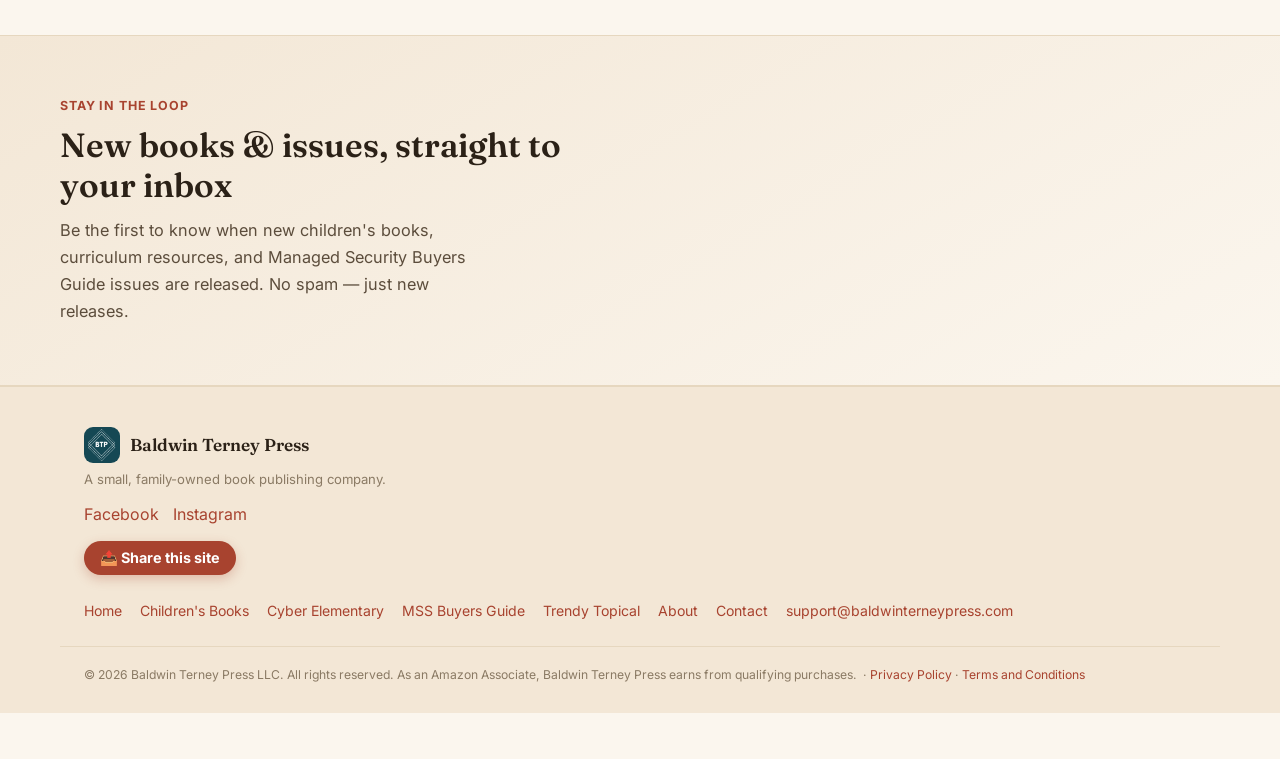
<file: trendy-topical.html>
<!DOCTYPE html>
<html lang="en">
<head>
<meta charset="UTF-8" />
<meta name="viewport" content="width=device-width, initial-scale=1.0" />
<title>Trendy Topical — Baldwin Terney Press</title>
<meta name="description" content="Trendy Topical from Baldwin Terney Press — fast-turnaround books on the stories everyone's talking about right now." />
<link rel="canonical" href="https://baldwinterneypress.com/trendy-topical.html" />
<!-- SOCIAL-TAGS:START (generated by tools/add-social-tags.js) -->
<meta property="og:type" content="website" />
<meta property="og:site_name" content="Baldwin Terney Press" />
<meta property="og:title" content="Trendy Topical — Baldwin Terney Press" />
<meta property="og:description" content="Trendy Topical from Baldwin Terney Press — fast-turnaround books on the stories everyone's talking about right now." />
<meta property="og:url" content="https://baldwinterneypress.com/trendy-topical.html" />
<meta property="og:image" content="https://baldwinterneypress.com/assets/images/social/share-card.png" />
<meta property="og:image:width" content="1200" />
<meta property="og:image:height" content="630" />
<meta property="og:image:alt" content="Baldwin Terney Press — children's books, Cyber Elementary and the Managed Security Buyers Guide" />
<meta name="twitter:card" content="summary_large_image" />
<meta name="twitter:title" content="Trendy Topical — Baldwin Terney Press" />
<meta name="twitter:description" content="Trendy Topical from Baldwin Terney Press — fast-turnaround books on the stories everyone's talking about right now." />
<meta name="twitter:image" content="https://baldwinterneypress.com/assets/images/social/share-card.png" />
<!-- SOCIAL-TAGS:END -->
<link rel="icon" type="image/png" href="assets/images/brand/favicon-32.png" />
<link rel="apple-touch-icon" href="assets/images/brand/apple-touch-icon.png" />
<link rel="preconnect" href="https://fonts.googleapis.com">
<link href="https://fonts.googleapis.com/css2?family=Fraunces:wght@500;600;700&family=Inter:wght@400;500;600;700&display=swap" rel="stylesheet">
<link rel="stylesheet" href="assets/css/style.css" />
</head>
<body>
<a class="skip-link" href="#main">Skip to content</a>
<header class="site-header" id="site-header"></header>

<main id="main">
  <section class="hero" style="padding:44px 0 36px;">
    <div class="wrap">
      <span class="hero-badge">Ripped From the Headlines</span>
      <h1>Trendy Topical</h1>
      <p class="lead">Fast-turnaround books on the stories everyone's talking about right now.</p>
    </div>
  </section>

  <div class="disclosure-banner">As an Amazon Associate, Baldwin Terney Press earns from qualifying purchases.</div>

  <section class="section">
    <div class="book-grid" id="books-grid"></div>
  </section>

  <!-- Cross-link to the rest of the catalog -->
  <section class="section">
    <div class="card" style="max-width:820px; margin:0 auto; text-align:center;">
      <div class="eyebrow">Also From Baldwin Terney Press</div>
      <h3>Looking for our children's picture books, Cyber Elementary, or the Managed Security Buyers Guide News series?</h3>
      <div class="card-actions" style="justify-content:center; margin-top:16px;">
        <a class="btn btn-outline btn-sm" href="books.html">Children's Books →</a>
        <a class="btn btn-outline btn-sm" href="cyber-elementary.html">Cyber Elementary →</a>
        <a class="btn btn-biz btn-sm" href="managed-security-buyers.html">Managed Security Buyers Guide →</a>
      </div>
    </div>
  </section>
</main>

<footer class="site-footer" id="site-footer"></footer>

<script src="assets/js/config.js"></script>
<script src="assets/js/data/trendy-topical-books.js"></script>
<script src="assets/js/main.js"></script>
</body>
</html>
</file>
<file: assets/css/style.css>
/* ============================================================
   Baldwin Terney Press — site styles
   All colors/fonts are CSS variables here — edit these to re-theme.
   Palette: warm paper / literary ink, with a steel-blue accent used
   only on the Managed Security Buyers Guide News content so that
   line reads as "for business buyers" while staying one family.
   ============================================================ */

:root {
  /* Palette — warm paper, ink, terracotta */
  --bg: #fbf6ee;
  --bg-alt: #f3e7d6;
  --bg-card: #ffffff;
  --bg-card-hover: #fffdf9;
  --border: #e6d7bf;
  --border-light: #d8c4a3;

  --text: #2b2117;
  --text-muted: #5c4d3c;
  --text-faint: #8a7a64;

  --accent: #a8432f;        /* terracotta ink-stamp — primary brand accent */
  --accent-strong: #8a3423;
  --accent-dim: rgba(168, 67, 47, 0.1);

  --biz: #2c5170;           /* steel-blue — used only for MSS Buyers Guide badges/accents */
  --biz-strong: #1d3a52;
  --biz-dim: rgba(44, 81, 112, 0.1);

  --gold: #c79a49;
  --success: #4a7c4e;

  --font-heading: 'Fraunces', Georgia, 'Times New Roman', serif;
  --font-body: 'Inter', 'Segoe UI', system-ui, sans-serif;

  --radius: 14px;
  --radius-sm: 8px;
  --shadow-card: 0 4px 20px rgba(43, 33, 23, 0.08);
  --max-width: 1160px;
}

* { box-sizing: border-box; }
html { scroll-behavior: smooth; }

body {
  margin: 0;
  background: var(--bg);
  color: var(--text);
  font-family: var(--font-body);
  line-height: 1.65;
  -webkit-font-smoothing: antialiased;
}

h1, h2, h3, h4 {
  font-family: var(--font-heading);
  color: var(--text);
  line-height: 1.18;
  margin: 0 0 0.5em;
  font-weight: 600;
}

h1 { font-size: clamp(2rem, 4vw, 3rem); letter-spacing: -0.01em; }
h2 { font-size: clamp(1.5rem, 3vw, 2.1rem); }
h3 { font-size: 1.2rem; }

p { margin: 0 0 1em; color: var(--text-muted); }
a { color: var(--accent); text-decoration: none; }
a:hover { color: var(--accent-strong); }

img { max-width: 100%; display: block; }

.skip-link {
  position: absolute;
  left: -999px;
  top: 0;
  background: var(--accent);
  color: #fff;
  padding: 10px 16px;
  z-index: 100;
  font-weight: 600;
  border-radius: 0 0 6px 0;
}
.skip-link:focus { left: 0; top: 0; }

.wrap {
  max-width: var(--max-width);
  margin: 0 auto;
  padding: 0 24px;
}

/* ---------- Header ---------- */
.site-header {
  position: sticky;
  top: 0;
  z-index: 50;
  background: rgba(251, 246, 238, 0.92);
  backdrop-filter: blur(8px);
  border-bottom: 1px solid var(--border);
}
.header-inner {
  max-width: var(--max-width);
  margin: 0 auto;
  padding: 14px 24px;
  display: flex;
  align-items: center;
  justify-content: space-between;
  gap: 24px;
}
.brand {
  display: flex;
  align-items: center;
  gap: 10px;
  font-family: var(--font-heading);
  font-weight: 600;
  color: var(--text);
  font-size: 1.08rem;
  white-space: nowrap;
}
.brand-mark {
  width: 36px;
  height: 36px;
  border-radius: 9px;
  background: url('../images/brand/btp-mark.png') center/cover no-repeat;
  flex-shrink: 0;
}
.brand small {
  display: block;
  font-weight: 500;
  font-size: 0.66rem;
  color: var(--text-faint);
  letter-spacing: 0.03em;
  text-transform: uppercase;
  font-family: var(--font-body);
}
.main-nav {
  display: flex;
  align-items: center;
  gap: 2px;
  flex-wrap: wrap;
}
.main-nav a {
  color: var(--text-muted);
  font-weight: 600;
  font-size: 0.92rem;
  padding: 8px 13px;
  border-radius: var(--radius-sm);
}
.main-nav a:hover { color: var(--text); background: var(--bg-alt); }
.main-nav a.active { color: var(--accent); }
.header-cta { flex-shrink: 0; }

.nav-toggle {
  display: none;
  background: none;
  border: 1px solid var(--border-light);
  color: var(--text);
  border-radius: var(--radius-sm);
  padding: 8px 10px;
  font-size: 1.1rem;
  cursor: pointer;
}

/* ---------- Buttons ---------- */
.btn {
  display: inline-flex;
  align-items: center;
  gap: 8px;
  padding: 12px 22px;
  border-radius: var(--radius-sm);
  font-weight: 700;
  font-size: 0.95rem;
  border: 1px solid transparent;
  cursor: pointer;
  white-space: nowrap;
  font-family: var(--font-body);
}
.btn-primary { background: var(--accent); color: #fff; }
.btn-primary:hover { background: var(--accent-strong); color: #fff; }
.btn-outline { background: transparent; border-color: var(--border-light); color: var(--text); }
.btn-outline:hover { border-color: var(--accent); color: var(--accent); }
.btn-biz { background: var(--biz); color: #fff; }
.btn-biz:hover { background: var(--biz-strong); color: #fff; }
.btn-amazon { background: #f0a731; color: #10233a; }
.btn-amazon:hover { background: #e0961f; }
.btn-sm { padding: 8px 16px; font-size: 0.85rem; }
.btn-block { width: 100%; justify-content: center; }
/* IngramSpark direct-purchase button — forest green "published print" feel */
.btn-ingram { background: var(--success); color: #fff; }
.btn-ingram:hover { background: #3a6340; color: #fff; }
/* Spotify podcast button — Spotify green with dark text (white on this green fails contrast) */
.btn-spotify { background: #1ed760; color: #121212; }
.btn-spotify:hover { background: #1db954; color: #121212; }

/* ---------- Hero ---------- */
.hero {
  padding: 72px 0 56px;
  background:
    radial-gradient(ellipse 60% 60% at 85% -10%, rgba(168, 67, 47, 0.08), transparent),
    var(--bg);
  border-bottom: 1px solid var(--border);
}
.hero-inner {
  max-width: var(--max-width);
  margin: 0 auto;
  padding: 0 24px;
  display: grid;
  grid-template-columns: 1.15fr 0.85fr;
  gap: 48px;
  align-items: center;
}
.hero-badge {
  display: inline-block;
  padding: 6px 14px;
  border-radius: 999px;
  background: var(--accent-dim);
  border: 1px solid rgba(168, 67, 47, 0.25);
  color: var(--accent);
  font-size: 0.76rem;
  font-weight: 700;
  letter-spacing: 0.04em;
  text-transform: uppercase;
  margin-bottom: 18px;
}
.hero-badge.biz { background: var(--biz-dim); border-color: rgba(44,81,112,0.25); color: var(--biz); }
.hero .lead { font-size: 1.1rem; color: var(--text-muted); max-width: 56ch; }
.hero-cta { display: flex; gap: 12px; margin-top: 26px; flex-wrap: wrap; }
.hero-meta { display: flex; gap: 22px; margin-top: 30px; flex-wrap: wrap; }
.hero-meta div { font-size: 0.84rem; color: var(--text-faint); }
.hero-meta strong { display: block; color: var(--text); font-size: 1.25rem; font-family: var(--font-heading); }

.hero-panel {
  background: var(--bg-card);
  border: 1px solid var(--border);
  border-radius: var(--radius);
  padding: 28px;
  box-shadow: var(--shadow-card);
}
.hero-panel h3 { font-size: 1.05rem; margin-bottom: 14px; }
.hero-panel ul { margin: 0; padding: 0; list-style: none; }
.hero-panel li {
  display: flex; gap: 10px; padding: 10px 0;
  border-bottom: 1px solid var(--border);
  color: var(--text-muted); font-size: 0.92rem;
}
.hero-panel li:last-child { border-bottom: none; }
.hero-panel li::before { content: "✓"; color: var(--accent); font-weight: 800; flex-shrink: 0; }

.hero-art { display: flex; align-items: center; justify-content: center; }
.hero-art img { max-height: 260px; width: auto; margin: 0 auto; }

/* ---------- Disclosure banner ---------- */
.disclosure-banner {
  background: var(--bg-alt);
  border-bottom: 1px solid var(--border);
  padding: 10px 0;
  font-size: 0.82rem;
  color: var(--text-faint);
  text-align: center;
}

/* ---------- Sections ---------- */
.section { padding: 68px 0; max-width: var(--max-width); margin: 0 auto; padding-left: 24px; padding-right: 24px; }
.section.alt { background: var(--bg-alt); max-width: none; padding-left: 0; padding-right: 0; }
.section.alt > .wrap { padding-top: 68px; padding-bottom: 68px; }
.section.tight { padding-top: 36px; padding-bottom: 36px; }

.section-head {
  display: flex; justify-content: space-between; align-items: flex-end;
  gap: 24px; margin-bottom: 34px; flex-wrap: wrap;
}
.eyebrow {
  color: var(--accent); font-weight: 700; font-size: 0.78rem;
  letter-spacing: 0.07em; text-transform: uppercase; margin-bottom: 8px;
}
.eyebrow.biz { color: var(--biz); }
.section-head p { max-width: 60ch; margin: 0; }
.text-center { text-align: center; }
.mt-lg { margin-top: 40px; }

/* ---------- Grids & Cards ---------- */
.grid { display: grid; grid-template-columns: repeat(3, 1fr); gap: 22px; }
.grid-2 { display: grid; grid-template-columns: repeat(2, 1fr); gap: 22px; }
.grid-4 { display: grid; grid-template-columns: repeat(4, 1fr); gap: 22px; }
.grid-tight { gap: 18px; }

.card {
  background: var(--bg-card);
  border: 1px solid var(--border);
  border-radius: var(--radius);
  padding: 26px;
  transition: border-color 0.15s, transform 0.15s;
}
.card:hover { border-color: var(--border-light); }
.card .icon {
  width: 44px; height: 44px; border-radius: 10px;
  background: var(--accent-dim); display: flex; align-items: center;
  justify-content: center; font-size: 1.3rem; margin-bottom: 16px;
}
/* Small real-image variant of .icon (About page: book cover / mascot
   thumbnails instead of an emoji). object-fit: contain so a cropped corner
   of a face or a mascot's head never gets clipped at this tiny size. */
.card .icon.icon-img { background: var(--bg-alt); overflow: hidden; padding: 3px; }
.card .icon.icon-img img { width: 100%; height: 100%; object-fit: contain; display: block; }
.card h3 { margin-bottom: 8px; }
.card p { margin-bottom: 0; font-size: 0.94rem; }

/* ---------- Book cards ---------- */
.book-card {
  display: flex; gap: 24px; align-items: flex-start;
  background: var(--bg-card); border: 1px solid var(--border);
  border-radius: var(--radius); padding: 22px;
}
/* book-main stacks the cover on top (bigger, centered) with the title,
   description and Amazon button below it — filling the width available
   next to the PayPal column instead of splitting it into two side-by-side
   strips. */
.book-main {
  display: flex; flex-direction: column; align-items: center;
  flex: 1; min-width: 0; text-align: center;
}
.book-thumb {
  width: 340px; max-width: 100%; height: auto; border-radius: 6px;
  margin: 0 auto 20px;
  box-shadow: 0 3px 10px rgba(43,33,23,0.15);
  border: 1px solid var(--border);
}
.book-thumb.placeholder {
  width: 340px; max-width: 100%; height: 420px; display: flex; align-items: center;
  justify-content: center; background: var(--bg-alt); font-size: 3.2rem;
  color: var(--text-faint); text-align: center; margin: 0 auto 20px;
}
.book-info { width: 100%; }
.book-card h3, .book-card h4 { margin-bottom: 6px; font-size: 1.35rem; }
.book-card .book-meta { font-size: 0.85rem; color: var(--text-faint); margin-bottom: 10px; }
.book-card .book-info p {
  font-size: 1.08rem; line-height: 1.7; text-align: left;
  max-width: 62ch; margin-left: auto; margin-right: auto;
}
.book-card .card-actions { display: flex; gap: 10px; flex-wrap: wrap; justify-content: center; margin-top: 12px; }

/* PayPal "buy direct" column — sits to the right of the cover/description,
   as its own visually separated block. align-self is flex-start (not
   stretch) so this column doesn't stretch to the card's full height.

   IMPORTANT: the PayPal Hosted Button renders inside a cross-origin
   <iframe> that PayPal's own SDK injects — its content (title, price,
   product details) is controlled by how the button was set up on
   paypal.com, and our CSS cannot reach inside that iframe to restyle it.
   If the button was created with a full product description (not just a
   name + price), that whole card renders as-is. Squeezing this column
   too narrow just forces PayPal's own text to wrap onto many lines,
   which is what produced the "long thin slice" look — it wasn't the
   align-self stretch bug. Giving it real width lets PayPal's widget lay
   itself out in a compact, readable box instead. If it's still too tall,
   the fix is on paypal.com (Pay & Get Paid -> Buttons -> edit this
   button -> trim the item name/description down to just the title and
   price), not in this stylesheet. */
.paypal-col {
  flex-shrink: 0;
  width: 280px;
  padding-left: 18px;
  border-left: 1px solid var(--border);
  align-self: flex-start;
  display: flex;
  flex-direction: column;
}
.paypal-buy-label { font-size: 0.72rem; color: var(--text-faint); margin-bottom: 4px; }

.book-grid { display: grid; grid-template-columns: 1fr; gap: 20px; }

/* IngramSpark direct-purchase section — sits below the Amazon/other-link
   buttons, separated by a top border so it reads as a distinct option block.
   Two green buttons (Paperback / Hard Cover) with label above. */
.ingram-section {
  margin-top: 14px;
  padding-top: 14px;
  border-top: 1px solid var(--border);
  text-align: center;
}
.ingram-label {
  font-size: 0.75rem;
  color: var(--text-faint);
  font-weight: 600;
  letter-spacing: 0.03em;
  text-transform: uppercase;
  margin-bottom: 8px;
}
.ingram-btns {
  display: flex;
  gap: 10px;
  flex-wrap: wrap;
  justify-content: center;
}

/* ---------- News issue list (Managed Security Buyers Guide) ---------- */
.news-issue-list { display: flex; flex-direction: column; gap: 18px; }
.news-issue { border-left: 3px solid var(--biz); }
/* Buyers Guide News covers at 75% of the general .book-thumb size (340px -> 255px). */
.news-issue .book-thumb { width: 255px; }
.news-issue .book-thumb.placeholder { width: 255px; height: 315px; }
.issue-tag {
  font-size: 0.78rem; font-weight: 700; color: var(--biz);
  text-transform: uppercase; letter-spacing: 0.03em; margin-bottom: 6px;
}
.latest-pill {
  background: var(--biz); color: #fff; font-size: 0.66rem;
  padding: 2px 8px; border-radius: 999px; margin-left: 8px;
  text-transform: uppercase; letter-spacing: 0.03em; vertical-align: middle;
}

/* ---------- Bio ---------- */
.bio-layout { display: grid; grid-template-columns: 0.7fr 1.3fr; gap: 40px; align-items: start; }
.bio-card {
  background: var(--bg-card); border: 1px solid var(--border);
  border-radius: var(--radius); padding: 28px; text-align: center;
}
.bio-avatar {
  width: 100px; height: 100px; border-radius: 50%; overflow: hidden;
  margin: 0 auto 16px; border: 3px solid var(--bg-alt);
}
.bio-avatar img { width: 100%; height: 100%; object-fit: cover; }
.bio-card .role { font-size: 0.85rem; color: var(--text-faint); margin: 4px 0 14px; }
.bio-card p { font-size: 0.92rem; line-height: 1.65; color: var(--text-muted); margin-top: 6px; }
.bio-links { display: flex; flex-direction: column; gap: 8px; font-size: 0.88rem; }

/* Three author bio cards (About page) — same .bio-card look as the old
   single founder card, just three across. */
.author-grid { display: grid; grid-template-columns: repeat(3, 1fr); gap: 24px; margin-top: 32px; }

/* ---------- Family / cross-promo strip ---------- */
.family-strip { background: var(--bg-alt); border-top: 1px solid var(--border); border-bottom: 1px solid var(--border); padding: 36px 0; }
.family-card {
  display: flex; align-items: center; gap: 20px; max-width: var(--max-width);
  margin: 0 auto; padding: 0 24px; flex-wrap: wrap;
}
.family-card img { width: 84px; height: auto; flex-shrink: 0; }
.family-card .btn { flex-shrink: 0; }

/* ---------- Contact box ---------- */
.contact-box {
  background: var(--bg-card); border: 1px solid var(--border);
  border-radius: var(--radius); padding: 44px; text-align: center;
  max-width: 720px; margin: 0 auto;
}
.contact-box h2 { margin-bottom: 10px; }
.contact-methods { display: flex; gap: 12px; justify-content: center; flex-wrap: wrap; margin-top: 20px; }

.address-block { font-size: 0.92rem; color: var(--text-muted); margin-top: 18px; }

/* ---------- Footer ---------- */
.site-footer { background: var(--bg-alt); border-top: 1px solid var(--border); padding: 40px 0 28px; }
.footer-inner {
  max-width: var(--max-width); margin: 0 auto; padding: 0 24px;
  display: flex; justify-content: space-between; align-items: flex-start;
  gap: 24px; flex-wrap: wrap;
}
.footer-note { font-size: 0.82rem; color: var(--text-faint); margin: 6px 0 0; }
.footer-links { display: flex; gap: 18px; flex-wrap: wrap; font-size: 0.88rem; }
.footer-social { display: flex; gap: 14px; margin-top: 10px; }
.footer-bottom {
  max-width: var(--max-width); margin: 24px auto 0; padding: 18px 24px 0;
  border-top: 1px solid var(--border); font-size: 0.76rem; color: var(--text-faint);
}

/* ---------- Bottom scrolling promo bar (Amazon Kindle free trial) ----------
   Injected by main.js (renderPromoBar) on every page — see that file to
   change wording or links. Fixed to the bottom of the viewport, above
   everything else; .has-promo-bar (added to <body> alongside it) pads the
   page content so the fixed bar never covers the footer. */
body.has-promo-bar { padding-bottom: 46px; }
#promo-bar {
  position: fixed; left: 0; right: 0; bottom: 0; z-index: 500;
  display: flex; align-items: center; gap: 16px;
  background: var(--biz-strong); color: #fff;
  padding: 8px 16px; font-size: 0.85rem;
  box-shadow: 0 -4px 16px rgba(0,0,0,0.15);
}
#promo-bar .promo-track { flex: 1; overflow: hidden; white-space: nowrap; }
#promo-bar .promo-scroll {
  display: inline-block; white-space: nowrap;
  animation: promo-scroll 26s linear infinite;
}
@keyframes promo-scroll {
  from { transform: translateX(0); }
  to { transform: translateX(-50%); }
}
#promo-bar .promo-actions { display: flex; align-items: center; gap: 10px; flex-shrink: 0; }
#promo-bar .promo-btn {
  padding: 7px 14px; border-radius: 6px; font-size: 0.8rem; font-weight: 600;
  white-space: nowrap; text-decoration: none;
}
#promo-bar .promo-btn.trial { background: #f2994a; color: #1a1207; }
#promo-bar .promo-btn.shop { background: #2fd6b0; color: #08302a; }
#promo-bar .promo-close {
  background: none; border: none; color: rgba(255,255,255,0.7);
  font-size: 1.1rem; line-height: 1; cursor: pointer; padding: 0 2px;
}
#promo-bar .promo-close:hover { color: #fff; }
@media (max-width: 640px) {
  body.has-promo-bar { padding-bottom: 40px; }
  #promo-bar { font-size: 0.72rem; gap: 8px; padding: 6px 10px; }
  #promo-bar .promo-btn { padding: 5px 9px; font-size: 0.68rem; }
  #promo-bar .promo-btn.shop { display: none; } /* keep the bar from overflowing on narrow phones */
}


/* ---------- Email signup section ----------
   Rendered by main.js (renderSignupSection) on every page, immediately
   above the footer. When mailerLiteFormId is set in config.js, MailerLite
   renders its branded form inside .ml-embedded; otherwise a "contact us"
   fallback link is shown. */
.signup-section {
  background: linear-gradient(150deg, var(--bg-alt) 0%, var(--bg) 100%);
  border-top: 1px solid var(--border);
  border-bottom: 1px solid var(--border);
  padding: 60px 24px;
}
.signup-inner {
  max-width: var(--max-width);
  margin: 0 auto;
  display: grid;
  grid-template-columns: 1fr 1fr;
  gap: 56px;
  align-items: center;
}
.signup-text .eyebrow { margin-bottom: 10px; }
.signup-text h2 { margin-bottom: 12px; }
.signup-text p {
  color: var(--text-muted);
  font-size: 1.02rem;
  max-width: 44ch;
  line-height: 1.65;
  margin: 0;
}
.signup-fallback { text-align: center; }
.signup-fallback p { color: var(--text-muted); margin-bottom: 16px; }
/* Let MailerLite's own form styles do the heavy lifting inside .ml-embedded;
   just zero out the wrapper's default padding so it aligns with the grid. */
.signup-form-wrap .ml-embedded { margin: 0; }
@media (max-width: 720px) {
  .signup-inner { grid-template-columns: 1fr; gap: 28px; }
  .signup-text p { max-width: none; }
}

/* ---------- Responsive ---------- */
@media (max-width: 980px) {
  .hero-inner { grid-template-columns: 1fr; }
  .hero-art { order: -1; }
  .bio-layout { grid-template-columns: 1fr; }
  .grid { grid-template-columns: repeat(2, 1fr); }
  .grid-2 { grid-template-columns: 1fr; }
  .grid-4 { grid-template-columns: repeat(2, 1fr); }
  .author-grid { grid-template-columns: 1fr; }
}
@media (max-width: 860px) {
  .main-nav { display: none; position: absolute; top: 100%; left: 0; right: 0; background: var(--bg); border-bottom: 1px solid var(--border); flex-direction: column; padding: 8px; }
  .main-nav.open { display: flex; }
  .nav-toggle { display: inline-flex; }
  .header-inner { position: relative; }
  /* At this width there isn't room for cover + description + a 280px-wide
     PayPal box side by side without squeezing the description down to a
     sliver, so drop the PayPal box below instead (same treatment as the
     640px mobile rule, just kicking in earlier). */
  .book-card { flex-wrap: wrap; }
  .paypal-col {
    width: 100%; padding-left: 0; padding-top: 16px; margin-top: 4px;
    border-left: none; border-top: 1px solid var(--border);
  }
}
@media (max-width: 640px) {
  .grid { grid-template-columns: 1fr; }
  .grid-4 { grid-template-columns: 1fr; }
  .book-card { flex-direction: column; }
  .book-thumb, .book-thumb.placeholder { width: 100%; max-width: 300px; }
  .news-issue .book-thumb, .news-issue .book-thumb.placeholder { max-width: 225px; }
  .paypal-col {
    width: 100%; padding-left: 0; padding-top: 16px; margin-top: 4px;
    border-left: none; border-top: 1px solid var(--border);
  }
  .footer-inner { flex-direction: column; }
}


/* ---------- Share button + popup ----------
   Rendered by main.js on every page: a "Share" button at the right end of
   the header menu and a "Share this site" button in the footer. */
.header-actions { display: flex; align-items: center; gap: 8px; flex-shrink: 0; }
.share-btn {
  display: inline-flex; align-items: center; gap: 6px;
  background: var(--accent); color: #fff;
  border: 0; border-radius: 999px;
  padding: 8px 16px;
  font: 700 0.9rem var(--font-body);
  white-space: nowrap;
  cursor: pointer;
  box-shadow: 0 4px 12px rgba(168, 67, 47, 0.28);
  transition: background 0.15s, transform 0.15s;
}
.share-btn:hover { background: var(--accent-strong); transform: translateY(-1px); }
.share-btn:focus-visible { outline: 3px solid var(--text); outline-offset: 2px; }
.footer-share { margin-top: 14px; }
/* Mid-size screens: icon-only Share so the menu stays on one line. */
@media (min-width: 861px) and (max-width: 1239px) {
  .header-inner .share-btn { padding: 8px 11px; }
  .header-inner .share-label { display: none; }
}

body.share-open { overflow: hidden; }
.share-modal { position: fixed; inset: 0; z-index: 10000; display: flex; align-items: center; justify-content: center; padding: 16px; }
.share-modal[hidden] { display: none; }
.share-backdrop { position: absolute; inset: 0; background: rgba(43, 33, 23, 0.55); }
.share-dialog {
  position: relative;
  background: #fff; color: var(--text);
  border-radius: var(--radius);
  box-shadow: 0 18px 50px rgba(43, 33, 23, 0.25);
  width: 100%; max-width: 440px;
  max-height: calc(100vh - 32px); overflow-y: auto;
  padding: 26px 22px 20px;
}
.share-dialog h3 { margin: 0 0 4px; font-size: 1.4rem; padding-right: 36px; }
.share-sub { margin: 0 0 14px; color: var(--text-muted); font-size: 0.95rem; }
.share-close {
  position: absolute; top: 10px; right: 10px;
  width: 36px; height: 36px; border-radius: 50%;
  border: 0; background: var(--bg); color: var(--text); font-size: 1rem; cursor: pointer;
}
.share-close:hover { background: var(--bg-alt); }
.share-scope { display: flex; gap: 6px; margin-bottom: 14px; background: var(--bg-alt); border-radius: 999px; padding: 4px; }
.share-scope label { position: relative; flex: 1; text-align: center; padding: 6px 10px; border-radius: 999px; font-weight: 700; font-size: 0.9rem; cursor: pointer; color: var(--text-muted); }
.share-scope input { position: absolute; opacity: 0; pointer-events: none; }
.share-scope label:has(input:checked) { background: #fff; color: var(--accent); box-shadow: var(--shadow-card); }
.share-scope label:has(input:focus-visible) { outline: 2px solid var(--accent); }
.share-grid { display: grid; grid-template-columns: repeat(2, 1fr); gap: 10px; }
.share-opt {
  display: flex; align-items: center; gap: 10px;
  padding: 12px 14px;
  border: 0; border-radius: var(--radius-sm);
  font: 700 0.95rem var(--font-body);
  color: #fff; cursor: pointer; text-align: left;
  transition: transform 0.12s, filter 0.12s;
}
.share-opt:hover { transform: translateY(-1px); filter: brightness(1.08); }
.share-opt:focus-visible { outline: 3px solid var(--text); outline-offset: 2px; }
.share-ico { font-size: 1.15rem; line-height: 1; }
.share-facebook  { background: #1877F2; }
.share-opt.share-x { background: #000; }
.share-linkedin  { background: #0A66C2; }
.share-instagram { background: linear-gradient(45deg, #F58529, #DD2A7B 50%, #8134AF); }
.share-tiktok    { background: #111; box-shadow: inset 3px 0 0 #25F4EE, inset -3px 0 0 #FE2C55; }
.share-whatsapp  { background: #1DA851; }
.share-email     { background: var(--biz); }
.share-copy      { background: var(--bg); color: var(--text); border: 2px solid var(--border); }
.share-url-row { margin-top: 14px; }
.share-url {
  width: 100%; box-sizing: border-box;
  padding: 9px 12px; border: 1px solid var(--border); border-radius: var(--radius-sm);
  font: 0.85rem var(--font-body); color: var(--text-muted); background: var(--bg);
}
.share-msg { min-height: 1.3em; margin: 10px 0 0; font-weight: 700; color: var(--accent-strong); font-size: 0.92rem; }
/* Narrower desktop menus: tighten link spacing so the Share icon fits. */
@media (min-width: 861px) and (max-width: 1000px) {
  .main-nav a { padding: 8px 9px; }
  .header-inner { gap: 16px; }
}
/* Phones: icon-only Share beside the ☰ menu button, and let the brand
   tagline wrap so nothing pushes past the edge of the screen. */
@media (max-width: 640px) {
  .header-inner { gap: 12px; padding: 12px 16px; }
  .header-inner .share-btn { padding: 8px 11px; }
  .header-inner .share-label { display: none; }
  .header-inner .brand { white-space: normal; min-width: 0; }
  .header-inner .brand small { line-height: 1.3; }
}
@media (max-width: 380px) {
  .share-grid { grid-template-columns: 1fr; }
  .header-inner .brand { font-size: 0.98rem; }
}
</file>
